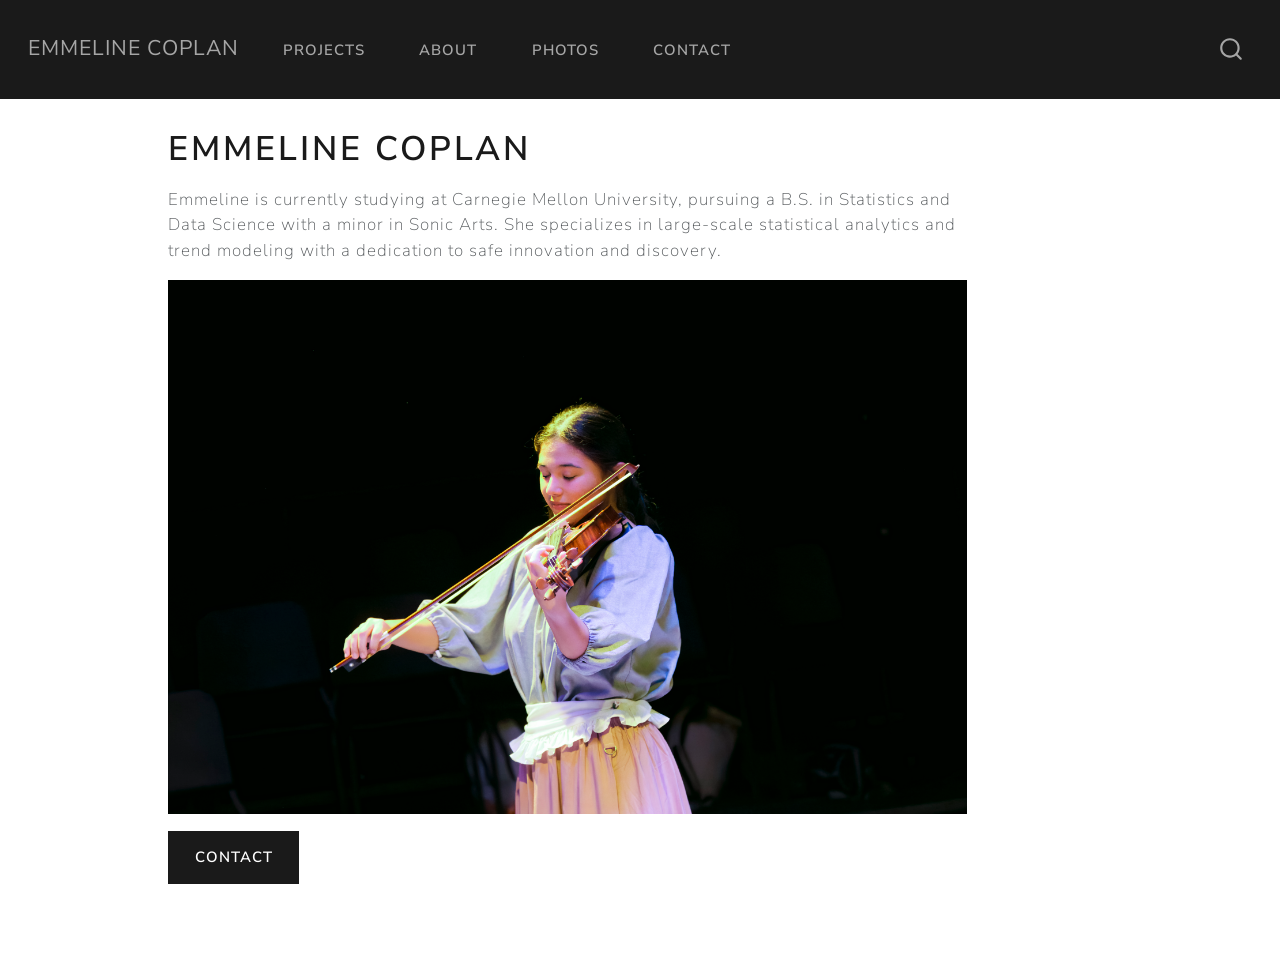
<file: index.html>
<!DOCTYPE html>
<html xmlns="http://www.w3.org/1999/xhtml" lang="en" xml:lang="en"><head>

<meta charset="utf-8">
<meta name="generator" content="quarto-1.11.9">

<meta name="viewport" content="width=device-width, initial-scale=1.0, user-scalable=yes">


<title>Emmeline Coplan</title>
<style>
/* Default styles provided by pandoc.
** See https://pandoc.org/MANUAL.html#variables-for-html for config info.
*/
span.smallcaps{font-variant: small-caps;}
div.columns{display: flex; gap: 1.5em;}
div.column{flex: auto;}
@media screen {
div.columns{gap: min(4vw, 1.5em);}
div.column{overflow-x: auto;}
}
div.hanging-indent{margin-left: 1.5em; text-indent: -1.5em;}
ul.task-list{list-style: none;}
ul.task-list li input[type="checkbox"] {
  width: 0.8em;
  margin: 0 0.8em 0.2em -1em; /* quarto-specific, see https://github.com/quarto-dev/quarto-cli/issues/4556 */ 
  vertical-align: middle;
}
</style>


<script src="site_libs/quarto-nav/quarto-nav.js"></script>
<script src="site_libs/quarto-nav/headroom.min.js"></script>
<script src="site_libs/clipboard/clipboard.min.js"></script>
<script src="site_libs/quarto-search/autocomplete.umd.js"></script>
<script src="site_libs/quarto-search/fuse.min.js"></script>
<script src="site_libs/quarto-search/quarto-search.js"></script>
<meta name="quarto:offset" content="./">
<script src="site_libs/quarto-html/quarto.js" type="module"></script>
<script src="site_libs/quarto-html/tabsets/tabsets.js" type="module"></script>
<script src="site_libs/quarto-html/scrollable-regions/scrollable-regions.js" type="module"></script>
<script src="site_libs/quarto-html/popper.min.js"></script>
<script src="site_libs/quarto-html/tippy.umd.min.js"></script>
<script src="site_libs/quarto-html/anchor.min.js"></script>
<link href="site_libs/quarto-html/tippy.css" rel="stylesheet">
<link href="site_libs/quarto-html/quarto-syntax-highlighting-63b5708e65d6cd79cd7618c58d0c21e7.css" rel="stylesheet" id="quarto-text-highlighting-styles">
<script src="site_libs/bootstrap/bootstrap.min.js"></script>
<link href="site_libs/bootstrap/bootstrap-icons.css" rel="stylesheet">
<link href="site_libs/bootstrap/bootstrap-82cbd601586de768cd45e35580f1d19c.min.css" rel="stylesheet" append-hash="true" id="quarto-bootstrap" data-mode="light">
<script id="quarto-search-options" type="application/json">{
  "location": "navbar",
  "copy-button": false,
  "collapse-after": 3,
  "panel-placement": "end",
  "type": "overlay",
  "limit": 50,
  "keyboard-shortcut": [
    "f",
    "/",
    "s"
  ],
  "show-item-context": false,
  "language": {
    "search-no-results-text": "No results",
    "search-matching-documents-text": "matching documents",
    "search-copy-link-title": "Copy link to search",
    "search-hide-matches-text": "Hide additional matches",
    "search-more-match-text": "more match in this document",
    "search-more-matches-text": "more matches in this document",
    "search-clear-button-title": "Clear",
    "search-text-placeholder": "",
    "search-detached-cancel-button-title": "Cancel",
    "search-submit-button-title": "Submit",
    "search-label": "Search"
  }
}</script>


<link rel="stylesheet" href="styles.css">
</head>

<body class="nav-fixed quarto-light"><a id="quarto-skip-link" class="visually-hidden-focusable" href="#quarto-document-content">Skip to main content</a>

<div id="quarto-search-results"></div>
  <header id="quarto-header" class="headroom fixed-top">
    <nav class="navbar navbar-expand-lg " data-bs-theme="dark" aria-label="Site">
      <div class="navbar-container container-fluid">
      <div class="navbar-brand-container mx-auto">
    <a class="navbar-brand" href="./index.html">
    <span class="navbar-title">Emmeline Coplan</span>
    </a>
  </div>
          <button class="navbar-toggler" type="button" data-bs-toggle="collapse" data-bs-target="#navbarCollapse" aria-controls="navbarCollapse" aria-expanded="false" aria-label="Toggle navigation" onclick="if (window.quartoToggleHeadroom) { window.quartoToggleHeadroom(); }">
  <span class="navbar-toggler-icon"></span>
</button>
          <div class="collapse navbar-collapse" id="navbarCollapse">
            <ul class="navbar-nav navbar-nav-scroll me-auto">
  <li class="nav-item">
    <a class="nav-link" href="./projects.html"> 
<span class="menu-text">Projects</span></a>
  </li>  
  <li class="nav-item">
    <a class="nav-link" href="./about.html"> 
<span class="menu-text">About</span></a>
  </li>  
  <li class="nav-item">
    <a class="nav-link" href="./photos.html"> 
<span class="menu-text">Photos</span></a>
  </li>  
  <li class="nav-item">
    <a class="nav-link" href="./contact.html"> 
<span class="menu-text">Contact</span></a>
  </li>  
</ul>
          </div> <!-- /navcollapse -->
            <div class="quarto-navbar-tools">
</div>
            <div id="quarto-search" class="" title="Search"></div>
      </div> <!-- /container-fluid -->
    </nav>
</header>
<!-- content -->
<div id="quarto-content" class="quarto-container page-columns page-rows-contents page-layout-article page-navbar">
<!-- sidebar -->
<!-- margin-sidebar -->
    <div id="quarto-margin-sidebar" class="sidebar margin-sidebar zindex-bottom">
        
    </div>
<!-- main -->
<main class="content" id="quarto-document-content" tabindex="-1">

<header id="title-block-header" class="quarto-title-block default">
<div class="quarto-title">
<h1 class="title">Emmeline Coplan</h1>
</div>



<div class="quarto-title-meta">

    
  
    
  </div>
  


</header>


<p>Emmeline is currently studying at Carnegie Mellon University, pursuing a B.S. in Statistics and Data Science with a minor in Sonic Arts. She specializes in large-scale statistical analytics and trend modeling with a dedication to safe innovation and discovery.</p>
<p><img src="port2.jpg" class="img-fluid" style="width:100.0%"></p>
<p><a href="./contact.html" class="btn btn-primary">Contact</a></p>



</main> <!-- /main -->
<script id="quarto-html-after-body" type="application/javascript">
  window.document.addEventListener("DOMContentLoaded", function (event) {
    const icon = "";
    const anchorJS = new window.AnchorJS();
    anchorJS.options = {
      placement: 'right',
      icon: icon
    };
    anchorJS.add('.anchored');
    const isCodeAnnotation = (el) => {
      for (const clz of el.classList) {
        if (clz.startsWith('code-annotation-')) {                     
          return true;
        }
      }
      return false;
    }
    const onCopySuccess = function(e) {
      // button target
      const button = e.trigger;
      // don't keep focus
      button.blur();
      // flash "checked"
      button.classList.add('code-copy-button-checked');
      var currentTitle = button.getAttribute("title");
      button.setAttribute("title", "Copied!");
      let tooltip;
      if (window.bootstrap) {
        button.setAttribute("data-bs-toggle", "tooltip");
        button.setAttribute("data-bs-placement", "left");
        button.setAttribute("data-bs-title", "Copied!");
        tooltip = new bootstrap.Tooltip(button, 
          { trigger: "manual", 
            customClass: "code-copy-button-tooltip",
            offset: [0, -8]});
        tooltip.show();    
      }
      setTimeout(function() {
        if (tooltip) {
          tooltip.hide();
          button.removeAttribute("data-bs-title");
          button.removeAttribute("data-bs-toggle");
          button.removeAttribute("data-bs-placement");
        }
        button.setAttribute("title", currentTitle);
        button.classList.remove('code-copy-button-checked');
      }, 1000);
      // clear code selection
      e.clearSelection();
    }
    const getTextToCopy = function(trigger) {
      const outerScaffold = trigger.parentElement.cloneNode(true);
      const codeEl = outerScaffold.querySelector('code');
      for (const childEl of codeEl.children) {
        if (isCodeAnnotation(childEl)) {
          childEl.remove();
        }
      }
      return codeEl.innerText;
    }
    const clipboard = new window.ClipboardJS('.code-copy-button:not([data-in-quarto-modal])', {
      text: getTextToCopy
    });
    clipboard.on('success', onCopySuccess);
    if (window.document.getElementById('quarto-embedded-source-code-modal')) {
      const clipboardModal = new window.ClipboardJS('.code-copy-button[data-in-quarto-modal]', {
        text: getTextToCopy,
        container: window.document.getElementById('quarto-embedded-source-code-modal')
      });
      clipboardModal.on('success', onCopySuccess);
    }
      var localhostRegex = new RegExp(/^(?:http|https):\/\/localhost\:?[0-9]*\//);
      var mailtoRegex = new RegExp(/^mailto:/);
        var filterRegex = new RegExp("https:\/\/ecoplan506\.github\.io\/");
      var isInternal = (href) => {
          return filterRegex.test(href) || localhostRegex.test(href) || mailtoRegex.test(href);
      }
      // Inspect non-navigation links and adorn them if external
      window.quartoDecorateExternalLinks = function (root) {
     var links = (root || window.document).querySelectorAll('a[href]:not(.nav-link):not(.navbar-brand):not(.toc-action):not(.sidebar-link):not(.sidebar-item-toggle):not(.pagination-link):not(.no-external):not([aria-hidden]):not(.dropdown-item):not(.quarto-navigation-tool):not(.about-link)');
      for (var i=0; i<links.length; i++) {
        const link = links[i];
        if (!isInternal(link.href)) {
          // undo the damage that might have been done by quarto-nav.js in the case of
          // links that we want to consider external
          if (link.dataset.originalHref !== undefined) {
            link.href = link.dataset.originalHref;
          }
          if (!link.classList.contains('no-external-icon')) {
          }
        }
      }
      };
      window.quartoDecorateExternalLinks(window.document);
    // Esc closes the popup (WCAG 1.4.13) and focus leaving both trigger and
    // popup closes it (WCAG 2.4.11); tippy handles neither for interactive popups.
    const hideOnEscAndFocusOut = {
      name: 'hideOnEscAndFocusOut',
      defaultValue: true,
      fn(instance) {
        const dismiss = () => {
          // A show scheduled by the trigger delay would otherwise reopen it
          instance.clearDelayTimeouts();
          instance.hide();
        };
        const onKeyDown = (event) => {
          if (event.key !== 'Escape') {
            return;
          }
          // Keep Esc from also reaching page handlers (e.g. reveal.js overview),
          // except an open reveal.js slide menu, which Esc should close too.
          // The menu handles keys only when its keyboard option is on.
          const menuHandlesEsc = window.Reveal?.getPlugin?.('menu')?.isOpen() &&
            window.Reveal.getConfig().menu?.keyboard !== false;
          if (!menuHandlesEsc) {
            event.stopPropagation();
          }
          if (instance.popper.contains(window.document.activeElement)) {
            // Disabled while refocusing so the focus trigger does not reopen it
            instance.disable();
            instance.reference.focus();
            instance.enable();
          }
          dismiss();
        };
        const onFocusOut = (event) => {
          const target = event.relatedTarget;
          if (target && !instance.reference.contains(target) &&
              !instance.popper.contains(target)) {
            dismiss();
          }
        };
        // On the trigger too: a click trigger (code-annotations: select) has no
        // blur handling. Attached for the instance's lifetime so leaving the
        // trigger also cancels a show still pending on the trigger delay.
        instance.reference.addEventListener('focusout', onFocusOut);
        return {
          onShow() {
            window.document.addEventListener('keydown', onKeyDown, true);
            instance.popper.addEventListener('focusout', onFocusOut);
          },
          onHide() {
            window.document.removeEventListener('keydown', onKeyDown, true);
            instance.popper.removeEventListener('focusout', onFocusOut);
          },
          onDestroy() {
            instance.reference.removeEventListener('focusout', onFocusOut);
          },
        };
      },
    };
    function tippyHover(el, contentFn, onTriggerFn, onUntriggerFn) {
      const config = {
        allowHTML: true,
        maxWidth: 500,
        delay: 100,
        arrow: false,
        appendTo: function(el) {
            return el.parentElement;
        },
        interactive: true,
        interactiveBorder: 10,
        theme: 'quarto',
        placement: 'bottom-start',
        plugins: [hideOnEscAndFocusOut],
      };
      if (contentFn) {
        config.content = contentFn;
      }
      if (onTriggerFn) {
        config.onTrigger = onTriggerFn;
      }
      if (onUntriggerFn) {
        config.onUntrigger = onUntriggerFn;
      }
      window.tippy(el, config); 
    }
    const noterefs = window.document.querySelectorAll('a[role="doc-noteref"]');
    for (var i=0; i<noterefs.length; i++) {
      const ref = noterefs[i];
      tippyHover(ref, function() {
        // use id or data attribute instead here
        let href = ref.getAttribute('data-footnote-href') || ref.getAttribute('href');
        try { href = new URL(href).hash; } catch {}
        const id = href.replace(/^#\/?/, "");
        const note = window.document.getElementById(id);
        if (note) {
          return note.innerHTML;
        } else {
          return "";
        }
      });
    }
    const xrefs = window.document.querySelectorAll('a.quarto-xref');
    const processXRef = (id, note) => {
      // Strip column container classes
      const stripColumnClz = (el) => {
        el.classList.remove("page-full", "page-columns");
        if (el.children) {
          for (const child of el.children) {
            stripColumnClz(child);
          }
        }
      }
      stripColumnClz(note)
      if (id === null || id.startsWith('sec-')) {
        // Special case sections, only their first couple elements
        const container = document.createElement("div");
        if (note.children && note.children.length > 2) {
          container.appendChild(note.children[0].cloneNode(true));
          for (let i = 1; i < note.children.length; i++) {
            const child = note.children[i];
            if (child.tagName === "P" && child.innerText === "") {
              continue;
            } else {
              container.appendChild(child.cloneNode(true));
              break;
            }
          }
          if (window.Quarto?.typesetMath) {
            window.Quarto.typesetMath(container);
          }
          return container.innerHTML
        } else {
          if (window.Quarto?.typesetMath) {
            window.Quarto.typesetMath(note);
          }
          return note.innerHTML;
        }
      } else {
        // Remove any anchor links if they are present
        const anchorLink = note.querySelector('a.anchorjs-link');
        if (anchorLink) {
          anchorLink.remove();
        }
        if (window.Quarto?.typesetMath) {
          window.Quarto.typesetMath(note);
        }
        if (note.classList.contains("callout")) {
          return note.outerHTML;
        } else {
          return note.innerHTML;
        }
      }
    }
    for (var i=0; i<xrefs.length; i++) {
      const xref = xrefs[i];
      tippyHover(xref, undefined, function(instance) {
        instance.disable();
        let url = xref.getAttribute('href');
        let hash = undefined; 
        if (url.startsWith('#')) {
          hash = url;
        } else {
          try { hash = new URL(url).hash; } catch {}
        }
        if (hash) {
          const id = hash.replace(/^#\/?/, "");
          const note = window.document.getElementById(id);
          if (note !== null) {
            try {
              const html = processXRef(id, note.cloneNode(true));
              instance.setContent(html);
            } finally {
              instance.enable();
              instance.show();
            }
          } else {
            // See if we can fetch this
            fetch(url.split('#')[0])
            .then(res => res.text())
            .then(html => {
              const parser = new DOMParser();
              const htmlDoc = parser.parseFromString(html, "text/html");
              const note = htmlDoc.getElementById(id);
              if (note !== null) {
                const html = processXRef(id, note);
                instance.setContent(html);
              } 
            }).finally(() => {
              instance.enable();
              instance.show();
            });
          }
        } else {
          // See if we can fetch a full url (with no hash to target)
          // This is a special case and we should probably do some content thinning / targeting
          fetch(url)
          .then(res => res.text())
          .then(html => {
            const parser = new DOMParser();
            const htmlDoc = parser.parseFromString(html, "text/html");
            const note = htmlDoc.querySelector('main.content');
            if (note !== null) {
              // This should only happen for chapter cross references
              // (since there is no id in the URL)
              // remove the first header
              if (note.children.length > 0 && note.children[0].tagName === "HEADER") {
                note.children[0].remove();
              }
              const html = processXRef(null, note);
              instance.setContent(html);
            } 
          }).finally(() => {
            instance.enable();
            instance.show();
          });
        }
      }, function(instance) {
      });
    }
        let selectedAnnoteEl;
        const selectorForAnnotation = ( cell, annotation) => {
          let cellAttr = 'data-code-cell="' + cell + '"';
          let lineAttr = 'data-code-annotation="' +  annotation + '"';
          const selector = 'span[' + cellAttr + '][' + lineAttr + ']';
          return selector;
        }
        const selectCodeLines = (annoteEl) => {
          const doc = window.document;
          const targetCell = annoteEl.getAttribute("data-target-cell");
          const targetAnnotation = annoteEl.getAttribute("data-target-annotation");
          const annoteSpan = window.document.querySelector(selectorForAnnotation(targetCell, targetAnnotation));
          const lines = annoteSpan.getAttribute("data-code-lines").split(",");
          const lineIds = lines.map((line) => {
            return targetCell + "-" + line;
          })
          // Each band is positioned against its own containing block, which is
          // not the offsetParent of the lines, so place it from client rects.
          const placeBand = (band, firstEl, lastEl, codeBlock) => {
            const container = band.offsetParent;
            if (container === null) {
              return;
            }
            const containerRect = container.getBoundingClientRect();
            // Reveal.js scales slides with a transform, so convert client
            // pixels back to the CSS pixels of the container.
            const scale = containerRect.height / container.offsetHeight || 1;
            const firstRect = firstEl.getBoundingClientRect();
            const lastRect = lastEl.getBoundingClientRect();
            const top = (firstRect.top - containerRect.top) / scale - container.clientTop + container.scrollTop;
            const height = (lastRect.bottom - firstRect.top) / scale;
            band.style.top = top - 2 + "px";
            band.style.height = height + 4 + "px";
            if (codeBlock) {
              // Without the copy button wrapper, the containing block is wider
              // than the code block, so span the code block explicitly.
              const blockRect = codeBlock.getBoundingClientRect();
              band.style.left = (blockRect.left - containerRect.left) / scale - container.clientLeft + container.scrollLeft + "px";
              band.style.width = blockRect.width / scale + "px";
            }
          };
          if (lineIds.length > 0) {
            const el = window.document.getElementById(lineIds[0]);
            const lastEl = window.document.getElementById(lineIds[lineIds.length - 1]);
            const parent = el.parentElement.parentElement;
            // cook up a div (if necessary) and position it
            let div = window.document.getElementById("code-annotation-line-highlight");
            if (div === null) {
              div = window.document.createElement("div");
              div.setAttribute("id", "code-annotation-line-highlight");
              div.style.position = 'absolute';
              parent.appendChild(div);
            }
            placeBand(div, el, lastEl, parent.closest("div.sourceCode") || parent);
            let gutterDiv = window.document.getElementById("code-annotation-line-highlight-gutter");
            if (gutterDiv === null) {
              gutterDiv = window.document.createElement("div");
              gutterDiv.setAttribute("id", "code-annotation-line-highlight-gutter");
              gutterDiv.style.position = 'absolute';
              const codeCell = window.document.getElementById(targetCell);
              const gutter = codeCell.querySelector('.code-annotation-gutter');
              gutter.appendChild(gutterDiv);
            }
            placeBand(gutterDiv, el, lastEl);
            selectedAnnoteEl = annoteEl;
          }
        };
        const unselectCodeLines = () => {
          const elementsIds = ["code-annotation-line-highlight", "code-annotation-line-highlight-gutter"];
          elementsIds.forEach((elId) => {
            const div = window.document.getElementById(elId);
            if (div) {
              div.remove();
            }
          });
          selectedAnnoteEl = undefined;
        };
          // Handle positioning of the toggle
      window.addEventListener(
        "resize",
        throttle(() => {
          elRect = undefined;
          if (selectedAnnoteEl) {
            selectCodeLines(selectedAnnoteEl);
          }
        }, 10)
      );
      function throttle(fn, ms) {
      let throttle = false;
      let timer;
        return (...args) => {
          if(!throttle) { // first call gets through
              fn.apply(this, args);
              throttle = true;
          } else { // all the others get throttled
              if(timer) clearTimeout(timer); // cancel #2
              timer = setTimeout(() => {
                fn.apply(this, args);
                timer = throttle = false;
              }, ms);
          }
        };
      }
        // Attach click handler to the DT
        const annoteDls = window.document.querySelectorAll('dt[data-target-cell]');
        for (const annoteDlNode of annoteDls) {
          annoteDlNode.addEventListener('click', (event) => {
            const clickedEl = event.target;
            if (clickedEl !== selectedAnnoteEl) {
              unselectCodeLines();
              const activeEl = window.document.querySelector('dt[data-target-cell].code-annotation-active');
              if (activeEl) {
                activeEl.classList.remove('code-annotation-active');
              }
              selectCodeLines(clickedEl);
              clickedEl.classList.add('code-annotation-active');
            } else {
              // Unselect the line
              unselectCodeLines();
              clickedEl.classList.remove('code-annotation-active');
            }
          });
        }
    const findCites = (el) => {
      const parentEl = el.parentElement;
      if (parentEl) {
        const cites = parentEl.dataset.cites;
        if (cites) {
          return {
            el,
            cites: cites.split(' ')
          };
        } else {
          return findCites(el.parentElement)
        }
      } else {
        return undefined;
      }
    };
    var bibliorefs = window.document.querySelectorAll('a[role="doc-biblioref"]');
    for (var i=0; i<bibliorefs.length; i++) {
      const ref = bibliorefs[i];
      const citeInfo = findCites(ref);
      if (citeInfo) {
        tippyHover(citeInfo.el, function() {
          var popup = window.document.createElement('div');
          citeInfo.cites.forEach(function(cite) {
            var citeDiv = window.document.createElement('div');
            citeDiv.classList.add('hanging-indent');
            citeDiv.classList.add('csl-entry');
            var biblioDiv = window.document.getElementById('ref-' + cite);
            if (biblioDiv) {
              citeDiv.innerHTML = biblioDiv.innerHTML;
            }
            popup.appendChild(citeDiv);
          });
          return popup.innerHTML;
        });
      }
    }
  });
  </script>
  <script type="application/javascript">
  window.quartoScrollableRegionsLabels = {"code":"Scrollable code","output":"Scrollable output"};
  </script>
</div> <!-- /content -->




</body></html>
</file>
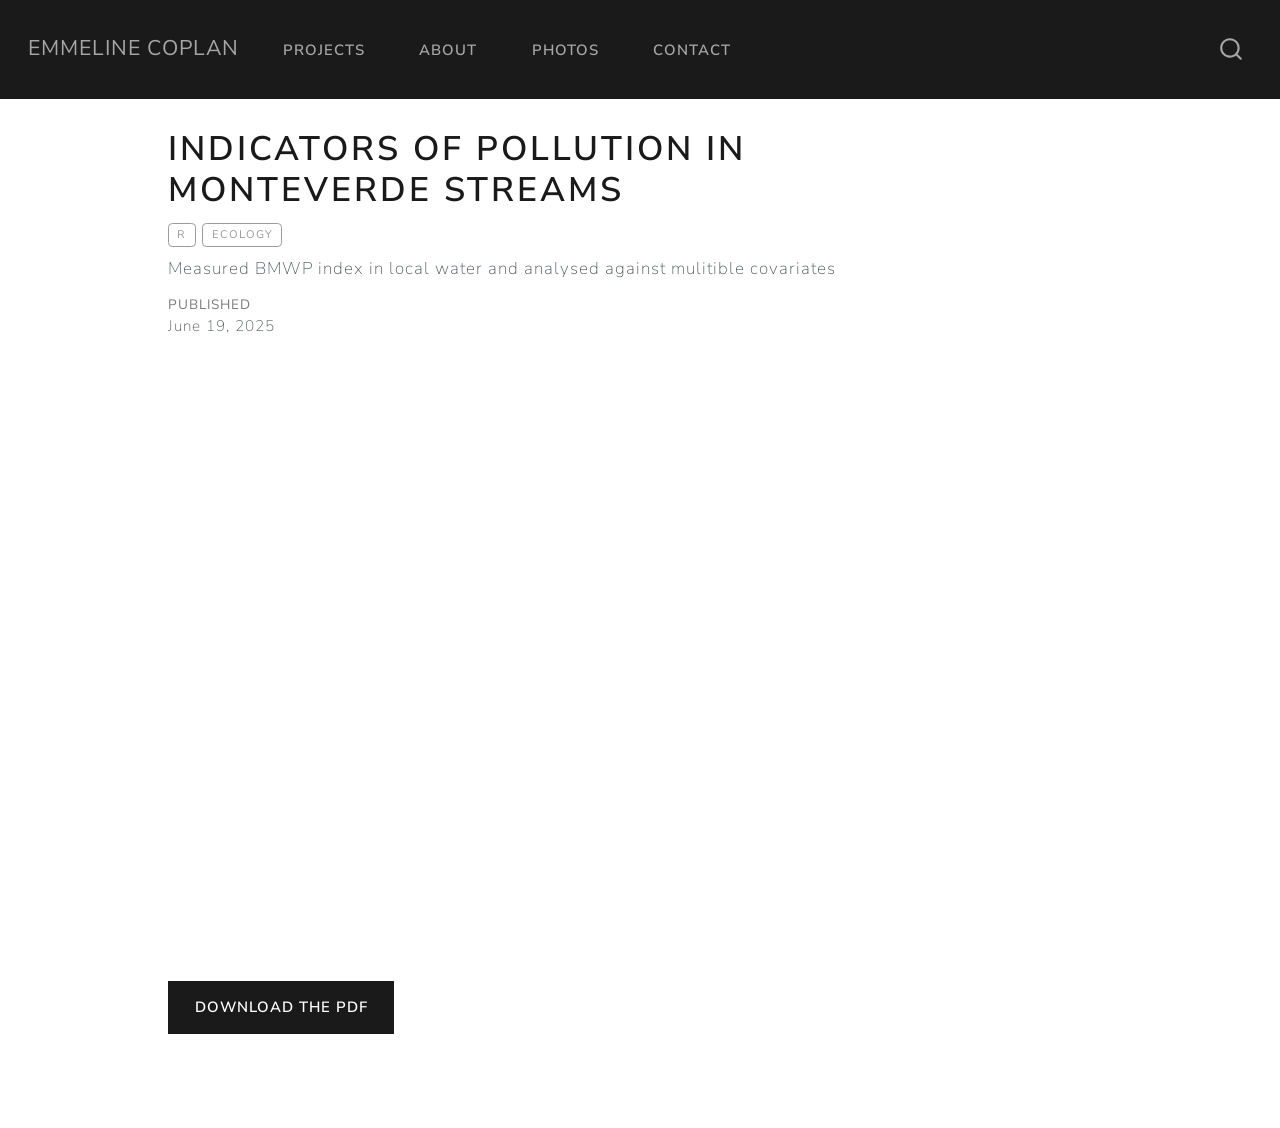
<file: projects/CR/index.html>
<!DOCTYPE html>
<html xmlns="http://www.w3.org/1999/xhtml" lang="en" xml:lang="en"><head>

<meta charset="utf-8">
<meta name="generator" content="quarto-1.11.9">

<meta name="viewport" content="width=device-width, initial-scale=1.0, user-scalable=yes">

<meta name="dcterms.date" content="2025-06-19">
<meta name="description" content="Measured BMWP index in local water and analysed against mulitible covariates">

<title>Indicators of Pollution in Monteverde Streams – Emmeline Coplan</title>
<style>
/* Default styles provided by pandoc.
** See https://pandoc.org/MANUAL.html#variables-for-html for config info.
*/
span.smallcaps{font-variant: small-caps;}
div.columns{display: flex; gap: 1.5em;}
div.column{flex: auto;}
@media screen {
div.columns{gap: min(4vw, 1.5em);}
div.column{overflow-x: auto;}
}
div.hanging-indent{margin-left: 1.5em; text-indent: -1.5em;}
ul.task-list{list-style: none;}
ul.task-list li input[type="checkbox"] {
  width: 0.8em;
  margin: 0 0.8em 0.2em -1em; /* quarto-specific, see https://github.com/quarto-dev/quarto-cli/issues/4556 */ 
  vertical-align: middle;
}
</style>


<script src="../../site_libs/quarto-nav/quarto-nav.js"></script>
<script src="../../site_libs/quarto-nav/headroom.min.js"></script>
<script src="../../site_libs/clipboard/clipboard.min.js"></script>
<script src="../../site_libs/quarto-search/autocomplete.umd.js"></script>
<script src="../../site_libs/quarto-search/fuse.min.js"></script>
<script src="../../site_libs/quarto-search/quarto-search.js"></script>
<meta name="quarto:offset" content="../../">
<script src="../../site_libs/quarto-html/quarto.js" type="module"></script>
<script src="../../site_libs/quarto-html/tabsets/tabsets.js" type="module"></script>
<script src="../../site_libs/quarto-html/scrollable-regions/scrollable-regions.js" type="module"></script>
<script src="../../site_libs/quarto-html/popper.min.js"></script>
<script src="../../site_libs/quarto-html/tippy.umd.min.js"></script>
<script src="../../site_libs/quarto-html/anchor.min.js"></script>
<link href="../../site_libs/quarto-html/tippy.css" rel="stylesheet">
<link href="../../site_libs/quarto-html/quarto-syntax-highlighting-63b5708e65d6cd79cd7618c58d0c21e7.css" rel="stylesheet" id="quarto-text-highlighting-styles">
<script src="../../site_libs/bootstrap/bootstrap.min.js"></script>
<link href="../../site_libs/bootstrap/bootstrap-icons.css" rel="stylesheet">
<link href="../../site_libs/bootstrap/bootstrap-82cbd601586de768cd45e35580f1d19c.min.css" rel="stylesheet" append-hash="true" id="quarto-bootstrap" data-mode="light">
<script id="quarto-search-options" type="application/json">{
  "location": "navbar",
  "copy-button": false,
  "collapse-after": 3,
  "panel-placement": "end",
  "type": "overlay",
  "limit": 50,
  "keyboard-shortcut": [
    "f",
    "/",
    "s"
  ],
  "show-item-context": false,
  "language": {
    "search-no-results-text": "No results",
    "search-matching-documents-text": "matching documents",
    "search-copy-link-title": "Copy link to search",
    "search-hide-matches-text": "Hide additional matches",
    "search-more-match-text": "more match in this document",
    "search-more-matches-text": "more matches in this document",
    "search-clear-button-title": "Clear",
    "search-text-placeholder": "",
    "search-detached-cancel-button-title": "Cancel",
    "search-submit-button-title": "Submit",
    "search-label": "Search"
  }
}</script>


<link rel="stylesheet" href="../../styles.css">
</head>

<body class="nav-fixed quarto-light"><a id="quarto-skip-link" class="visually-hidden-focusable" href="#quarto-document-content">Skip to main content</a>

<div id="quarto-search-results"></div>
  <header id="quarto-header" class="headroom fixed-top">
    <nav class="navbar navbar-expand-lg " data-bs-theme="dark" aria-label="Site">
      <div class="navbar-container container-fluid">
      <div class="navbar-brand-container mx-auto">
    <a class="navbar-brand" href="../../index.html">
    <span class="navbar-title">Emmeline Coplan</span>
    </a>
  </div>
          <button class="navbar-toggler" type="button" data-bs-toggle="collapse" data-bs-target="#navbarCollapse" aria-controls="navbarCollapse" aria-expanded="false" aria-label="Toggle navigation" onclick="if (window.quartoToggleHeadroom) { window.quartoToggleHeadroom(); }">
  <span class="navbar-toggler-icon"></span>
</button>
          <div class="collapse navbar-collapse" id="navbarCollapse">
            <ul class="navbar-nav navbar-nav-scroll me-auto">
  <li class="nav-item">
    <a class="nav-link" href="../../projects.html"> 
<span class="menu-text">Projects</span></a>
  </li>  
  <li class="nav-item">
    <a class="nav-link" href="../../about.html"> 
<span class="menu-text">About</span></a>
  </li>  
  <li class="nav-item">
    <a class="nav-link" href="../../photos.html"> 
<span class="menu-text">Photos</span></a>
  </li>  
  <li class="nav-item">
    <a class="nav-link" href="../../contact.html"> 
<span class="menu-text">Contact</span></a>
  </li>  
</ul>
          </div> <!-- /navcollapse -->
            <div class="quarto-navbar-tools">
</div>
            <div id="quarto-search" class="" title="Search"></div>
      </div> <!-- /container-fluid -->
    </nav>
</header>
<!-- content -->
<div id="quarto-content" class="quarto-container page-columns page-rows-contents page-layout-article page-navbar">
<!-- sidebar -->
<!-- margin-sidebar -->
    <div id="quarto-margin-sidebar" class="sidebar margin-sidebar zindex-bottom">
        
    </div>
<!-- main -->
<main class="content" id="quarto-document-content" tabindex="-1">

<header id="title-block-header" class="quarto-title-block default">
<div class="quarto-title">
<h1 class="title">Indicators of Pollution in Monteverde Streams</h1>
  <div class="quarto-categories">
    <div class="quarto-category">R</div>
    <div class="quarto-category">Ecology</div>
  </div>
  </div>

<div>
  <div class="description">
    Measured BMWP index in local water and analysed against mulitible covariates
  </div>
</div>


<div class="quarto-title-meta">

    
    <div>
    <div class="quarto-title-meta-heading">Published</div>
    <div class="quarto-title-meta-contents">
      <p class="date">June 19, 2025</p>
    </div>
  </div>
  
    
  </div>
  


</header>


<iframe src="CR_INTERNSHIP_25.pdf" width="130%" height="600px" style="border: none;"></iframe>
<p><a href="CR_INTERNSHIP_25.pdf" class="btn btn-primary">Download the PDF</a></p>



</main> <!-- /main -->
<script id="quarto-html-after-body" type="application/javascript">
  window.document.addEventListener("DOMContentLoaded", function (event) {
    const icon = "";
    const anchorJS = new window.AnchorJS();
    anchorJS.options = {
      placement: 'right',
      icon: icon
    };
    anchorJS.add('.anchored');
    const isCodeAnnotation = (el) => {
      for (const clz of el.classList) {
        if (clz.startsWith('code-annotation-')) {                     
          return true;
        }
      }
      return false;
    }
    const onCopySuccess = function(e) {
      // button target
      const button = e.trigger;
      // don't keep focus
      button.blur();
      // flash "checked"
      button.classList.add('code-copy-button-checked');
      var currentTitle = button.getAttribute("title");
      button.setAttribute("title", "Copied!");
      let tooltip;
      if (window.bootstrap) {
        button.setAttribute("data-bs-toggle", "tooltip");
        button.setAttribute("data-bs-placement", "left");
        button.setAttribute("data-bs-title", "Copied!");
        tooltip = new bootstrap.Tooltip(button, 
          { trigger: "manual", 
            customClass: "code-copy-button-tooltip",
            offset: [0, -8]});
        tooltip.show();    
      }
      setTimeout(function() {
        if (tooltip) {
          tooltip.hide();
          button.removeAttribute("data-bs-title");
          button.removeAttribute("data-bs-toggle");
          button.removeAttribute("data-bs-placement");
        }
        button.setAttribute("title", currentTitle);
        button.classList.remove('code-copy-button-checked');
      }, 1000);
      // clear code selection
      e.clearSelection();
    }
    const getTextToCopy = function(trigger) {
      const outerScaffold = trigger.parentElement.cloneNode(true);
      const codeEl = outerScaffold.querySelector('code');
      for (const childEl of codeEl.children) {
        if (isCodeAnnotation(childEl)) {
          childEl.remove();
        }
      }
      return codeEl.innerText;
    }
    const clipboard = new window.ClipboardJS('.code-copy-button:not([data-in-quarto-modal])', {
      text: getTextToCopy
    });
    clipboard.on('success', onCopySuccess);
    if (window.document.getElementById('quarto-embedded-source-code-modal')) {
      const clipboardModal = new window.ClipboardJS('.code-copy-button[data-in-quarto-modal]', {
        text: getTextToCopy,
        container: window.document.getElementById('quarto-embedded-source-code-modal')
      });
      clipboardModal.on('success', onCopySuccess);
    }
      var localhostRegex = new RegExp(/^(?:http|https):\/\/localhost\:?[0-9]*\//);
      var mailtoRegex = new RegExp(/^mailto:/);
        var filterRegex = new RegExp("https:\/\/ecoplan506\.github\.io\/");
      var isInternal = (href) => {
          return filterRegex.test(href) || localhostRegex.test(href) || mailtoRegex.test(href);
      }
      // Inspect non-navigation links and adorn them if external
      window.quartoDecorateExternalLinks = function (root) {
     var links = (root || window.document).querySelectorAll('a[href]:not(.nav-link):not(.navbar-brand):not(.toc-action):not(.sidebar-link):not(.sidebar-item-toggle):not(.pagination-link):not(.no-external):not([aria-hidden]):not(.dropdown-item):not(.quarto-navigation-tool):not(.about-link)');
      for (var i=0; i<links.length; i++) {
        const link = links[i];
        if (!isInternal(link.href)) {
          // undo the damage that might have been done by quarto-nav.js in the case of
          // links that we want to consider external
          if (link.dataset.originalHref !== undefined) {
            link.href = link.dataset.originalHref;
          }
          if (!link.classList.contains('no-external-icon')) {
          }
        }
      }
      };
      window.quartoDecorateExternalLinks(window.document);
    // Esc closes the popup (WCAG 1.4.13) and focus leaving both trigger and
    // popup closes it (WCAG 2.4.11); tippy handles neither for interactive popups.
    const hideOnEscAndFocusOut = {
      name: 'hideOnEscAndFocusOut',
      defaultValue: true,
      fn(instance) {
        const dismiss = () => {
          // A show scheduled by the trigger delay would otherwise reopen it
          instance.clearDelayTimeouts();
          instance.hide();
        };
        const onKeyDown = (event) => {
          if (event.key !== 'Escape') {
            return;
          }
          // Keep Esc from also reaching page handlers (e.g. reveal.js overview),
          // except an open reveal.js slide menu, which Esc should close too.
          // The menu handles keys only when its keyboard option is on.
          const menuHandlesEsc = window.Reveal?.getPlugin?.('menu')?.isOpen() &&
            window.Reveal.getConfig().menu?.keyboard !== false;
          if (!menuHandlesEsc) {
            event.stopPropagation();
          }
          if (instance.popper.contains(window.document.activeElement)) {
            // Disabled while refocusing so the focus trigger does not reopen it
            instance.disable();
            instance.reference.focus();
            instance.enable();
          }
          dismiss();
        };
        const onFocusOut = (event) => {
          const target = event.relatedTarget;
          if (target && !instance.reference.contains(target) &&
              !instance.popper.contains(target)) {
            dismiss();
          }
        };
        // On the trigger too: a click trigger (code-annotations: select) has no
        // blur handling. Attached for the instance's lifetime so leaving the
        // trigger also cancels a show still pending on the trigger delay.
        instance.reference.addEventListener('focusout', onFocusOut);
        return {
          onShow() {
            window.document.addEventListener('keydown', onKeyDown, true);
            instance.popper.addEventListener('focusout', onFocusOut);
          },
          onHide() {
            window.document.removeEventListener('keydown', onKeyDown, true);
            instance.popper.removeEventListener('focusout', onFocusOut);
          },
          onDestroy() {
            instance.reference.removeEventListener('focusout', onFocusOut);
          },
        };
      },
    };
    function tippyHover(el, contentFn, onTriggerFn, onUntriggerFn) {
      const config = {
        allowHTML: true,
        maxWidth: 500,
        delay: 100,
        arrow: false,
        appendTo: function(el) {
            return el.parentElement;
        },
        interactive: true,
        interactiveBorder: 10,
        theme: 'quarto',
        placement: 'bottom-start',
        plugins: [hideOnEscAndFocusOut],
      };
      if (contentFn) {
        config.content = contentFn;
      }
      if (onTriggerFn) {
        config.onTrigger = onTriggerFn;
      }
      if (onUntriggerFn) {
        config.onUntrigger = onUntriggerFn;
      }
      window.tippy(el, config); 
    }
    const noterefs = window.document.querySelectorAll('a[role="doc-noteref"]');
    for (var i=0; i<noterefs.length; i++) {
      const ref = noterefs[i];
      tippyHover(ref, function() {
        // use id or data attribute instead here
        let href = ref.getAttribute('data-footnote-href') || ref.getAttribute('href');
        try { href = new URL(href).hash; } catch {}
        const id = href.replace(/^#\/?/, "");
        const note = window.document.getElementById(id);
        if (note) {
          return note.innerHTML;
        } else {
          return "";
        }
      });
    }
    const xrefs = window.document.querySelectorAll('a.quarto-xref');
    const processXRef = (id, note) => {
      // Strip column container classes
      const stripColumnClz = (el) => {
        el.classList.remove("page-full", "page-columns");
        if (el.children) {
          for (const child of el.children) {
            stripColumnClz(child);
          }
        }
      }
      stripColumnClz(note)
      if (id === null || id.startsWith('sec-')) {
        // Special case sections, only their first couple elements
        const container = document.createElement("div");
        if (note.children && note.children.length > 2) {
          container.appendChild(note.children[0].cloneNode(true));
          for (let i = 1; i < note.children.length; i++) {
            const child = note.children[i];
            if (child.tagName === "P" && child.innerText === "") {
              continue;
            } else {
              container.appendChild(child.cloneNode(true));
              break;
            }
          }
          if (window.Quarto?.typesetMath) {
            window.Quarto.typesetMath(container);
          }
          return container.innerHTML
        } else {
          if (window.Quarto?.typesetMath) {
            window.Quarto.typesetMath(note);
          }
          return note.innerHTML;
        }
      } else {
        // Remove any anchor links if they are present
        const anchorLink = note.querySelector('a.anchorjs-link');
        if (anchorLink) {
          anchorLink.remove();
        }
        if (window.Quarto?.typesetMath) {
          window.Quarto.typesetMath(note);
        }
        if (note.classList.contains("callout")) {
          return note.outerHTML;
        } else {
          return note.innerHTML;
        }
      }
    }
    for (var i=0; i<xrefs.length; i++) {
      const xref = xrefs[i];
      tippyHover(xref, undefined, function(instance) {
        instance.disable();
        let url = xref.getAttribute('href');
        let hash = undefined; 
        if (url.startsWith('#')) {
          hash = url;
        } else {
          try { hash = new URL(url).hash; } catch {}
        }
        if (hash) {
          const id = hash.replace(/^#\/?/, "");
          const note = window.document.getElementById(id);
          if (note !== null) {
            try {
              const html = processXRef(id, note.cloneNode(true));
              instance.setContent(html);
            } finally {
              instance.enable();
              instance.show();
            }
          } else {
            // See if we can fetch this
            fetch(url.split('#')[0])
            .then(res => res.text())
            .then(html => {
              const parser = new DOMParser();
              const htmlDoc = parser.parseFromString(html, "text/html");
              const note = htmlDoc.getElementById(id);
              if (note !== null) {
                const html = processXRef(id, note);
                instance.setContent(html);
              } 
            }).finally(() => {
              instance.enable();
              instance.show();
            });
          }
        } else {
          // See if we can fetch a full url (with no hash to target)
          // This is a special case and we should probably do some content thinning / targeting
          fetch(url)
          .then(res => res.text())
          .then(html => {
            const parser = new DOMParser();
            const htmlDoc = parser.parseFromString(html, "text/html");
            const note = htmlDoc.querySelector('main.content');
            if (note !== null) {
              // This should only happen for chapter cross references
              // (since there is no id in the URL)
              // remove the first header
              if (note.children.length > 0 && note.children[0].tagName === "HEADER") {
                note.children[0].remove();
              }
              const html = processXRef(null, note);
              instance.setContent(html);
            } 
          }).finally(() => {
            instance.enable();
            instance.show();
          });
        }
      }, function(instance) {
      });
    }
        let selectedAnnoteEl;
        const selectorForAnnotation = ( cell, annotation) => {
          let cellAttr = 'data-code-cell="' + cell + '"';
          let lineAttr = 'data-code-annotation="' +  annotation + '"';
          const selector = 'span[' + cellAttr + '][' + lineAttr + ']';
          return selector;
        }
        const selectCodeLines = (annoteEl) => {
          const doc = window.document;
          const targetCell = annoteEl.getAttribute("data-target-cell");
          const targetAnnotation = annoteEl.getAttribute("data-target-annotation");
          const annoteSpan = window.document.querySelector(selectorForAnnotation(targetCell, targetAnnotation));
          const lines = annoteSpan.getAttribute("data-code-lines").split(",");
          const lineIds = lines.map((line) => {
            return targetCell + "-" + line;
          })
          // Each band is positioned against its own containing block, which is
          // not the offsetParent of the lines, so place it from client rects.
          const placeBand = (band, firstEl, lastEl, codeBlock) => {
            const container = band.offsetParent;
            if (container === null) {
              return;
            }
            const containerRect = container.getBoundingClientRect();
            // Reveal.js scales slides with a transform, so convert client
            // pixels back to the CSS pixels of the container.
            const scale = containerRect.height / container.offsetHeight || 1;
            const firstRect = firstEl.getBoundingClientRect();
            const lastRect = lastEl.getBoundingClientRect();
            const top = (firstRect.top - containerRect.top) / scale - container.clientTop + container.scrollTop;
            const height = (lastRect.bottom - firstRect.top) / scale;
            band.style.top = top - 2 + "px";
            band.style.height = height + 4 + "px";
            if (codeBlock) {
              // Without the copy button wrapper, the containing block is wider
              // than the code block, so span the code block explicitly.
              const blockRect = codeBlock.getBoundingClientRect();
              band.style.left = (blockRect.left - containerRect.left) / scale - container.clientLeft + container.scrollLeft + "px";
              band.style.width = blockRect.width / scale + "px";
            }
          };
          if (lineIds.length > 0) {
            const el = window.document.getElementById(lineIds[0]);
            const lastEl = window.document.getElementById(lineIds[lineIds.length - 1]);
            const parent = el.parentElement.parentElement;
            // cook up a div (if necessary) and position it
            let div = window.document.getElementById("code-annotation-line-highlight");
            if (div === null) {
              div = window.document.createElement("div");
              div.setAttribute("id", "code-annotation-line-highlight");
              div.style.position = 'absolute';
              parent.appendChild(div);
            }
            placeBand(div, el, lastEl, parent.closest("div.sourceCode") || parent);
            let gutterDiv = window.document.getElementById("code-annotation-line-highlight-gutter");
            if (gutterDiv === null) {
              gutterDiv = window.document.createElement("div");
              gutterDiv.setAttribute("id", "code-annotation-line-highlight-gutter");
              gutterDiv.style.position = 'absolute';
              const codeCell = window.document.getElementById(targetCell);
              const gutter = codeCell.querySelector('.code-annotation-gutter');
              gutter.appendChild(gutterDiv);
            }
            placeBand(gutterDiv, el, lastEl);
            selectedAnnoteEl = annoteEl;
          }
        };
        const unselectCodeLines = () => {
          const elementsIds = ["code-annotation-line-highlight", "code-annotation-line-highlight-gutter"];
          elementsIds.forEach((elId) => {
            const div = window.document.getElementById(elId);
            if (div) {
              div.remove();
            }
          });
          selectedAnnoteEl = undefined;
        };
          // Handle positioning of the toggle
      window.addEventListener(
        "resize",
        throttle(() => {
          elRect = undefined;
          if (selectedAnnoteEl) {
            selectCodeLines(selectedAnnoteEl);
          }
        }, 10)
      );
      function throttle(fn, ms) {
      let throttle = false;
      let timer;
        return (...args) => {
          if(!throttle) { // first call gets through
              fn.apply(this, args);
              throttle = true;
          } else { // all the others get throttled
              if(timer) clearTimeout(timer); // cancel #2
              timer = setTimeout(() => {
                fn.apply(this, args);
                timer = throttle = false;
              }, ms);
          }
        };
      }
        // Attach click handler to the DT
        const annoteDls = window.document.querySelectorAll('dt[data-target-cell]');
        for (const annoteDlNode of annoteDls) {
          annoteDlNode.addEventListener('click', (event) => {
            const clickedEl = event.target;
            if (clickedEl !== selectedAnnoteEl) {
              unselectCodeLines();
              const activeEl = window.document.querySelector('dt[data-target-cell].code-annotation-active');
              if (activeEl) {
                activeEl.classList.remove('code-annotation-active');
              }
              selectCodeLines(clickedEl);
              clickedEl.classList.add('code-annotation-active');
            } else {
              // Unselect the line
              unselectCodeLines();
              clickedEl.classList.remove('code-annotation-active');
            }
          });
        }
    const findCites = (el) => {
      const parentEl = el.parentElement;
      if (parentEl) {
        const cites = parentEl.dataset.cites;
        if (cites) {
          return {
            el,
            cites: cites.split(' ')
          };
        } else {
          return findCites(el.parentElement)
        }
      } else {
        return undefined;
      }
    };
    var bibliorefs = window.document.querySelectorAll('a[role="doc-biblioref"]');
    for (var i=0; i<bibliorefs.length; i++) {
      const ref = bibliorefs[i];
      const citeInfo = findCites(ref);
      if (citeInfo) {
        tippyHover(citeInfo.el, function() {
          var popup = window.document.createElement('div');
          citeInfo.cites.forEach(function(cite) {
            var citeDiv = window.document.createElement('div');
            citeDiv.classList.add('hanging-indent');
            citeDiv.classList.add('csl-entry');
            var biblioDiv = window.document.getElementById('ref-' + cite);
            if (biblioDiv) {
              citeDiv.innerHTML = biblioDiv.innerHTML;
            }
            popup.appendChild(citeDiv);
          });
          return popup.innerHTML;
        });
      }
    }
  });
  </script>
  <script type="application/javascript">
  window.quartoScrollableRegionsLabels = {"code":"Scrollable code","output":"Scrollable output"};
  </script>
</div> <!-- /content -->




</body></html>
</file>
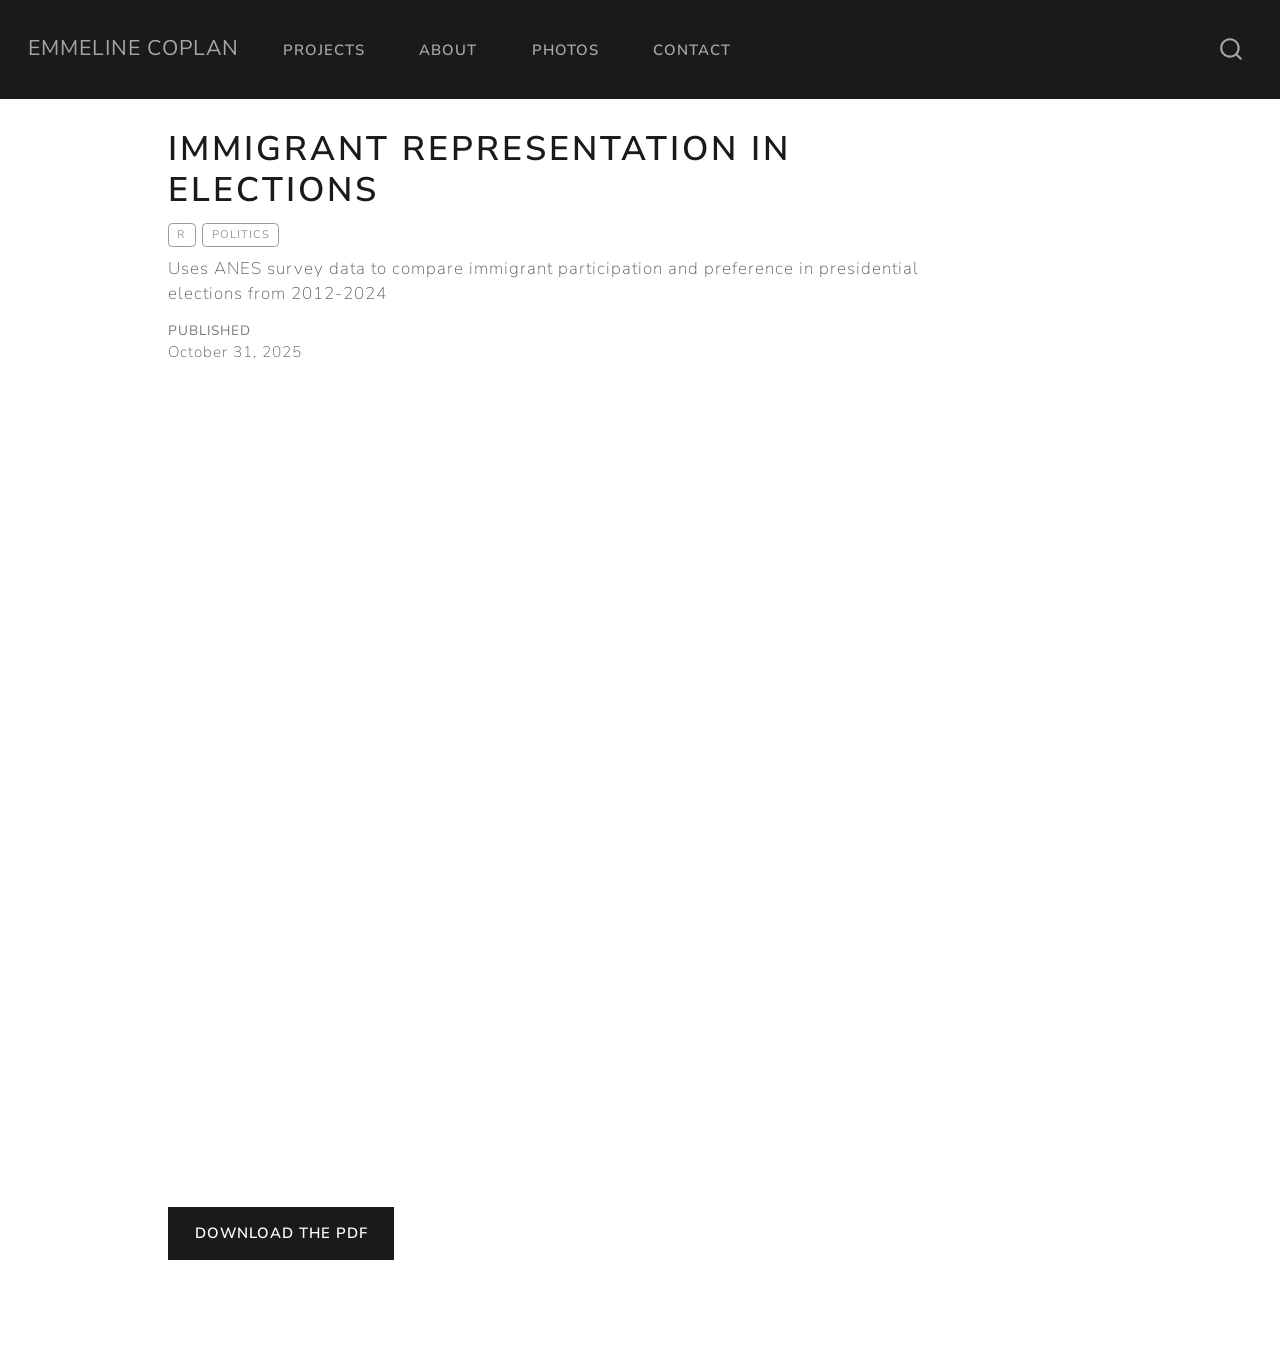
<file: projects/pol_paper/index.html>
<!DOCTYPE html>
<html xmlns="http://www.w3.org/1999/xhtml" lang="en" xml:lang="en"><head>

<meta charset="utf-8">
<meta name="generator" content="quarto-1.11.9">

<meta name="viewport" content="width=device-width, initial-scale=1.0, user-scalable=yes">

<meta name="dcterms.date" content="2025-10-31">
<meta name="description" content="Uses ANES survey data to compare immigrant participation and preference in presidential elections from 2012-2024">

<title>Immigrant Representation in Elections – Emmeline Coplan</title>
<style>
/* Default styles provided by pandoc.
** See https://pandoc.org/MANUAL.html#variables-for-html for config info.
*/
span.smallcaps{font-variant: small-caps;}
div.columns{display: flex; gap: 1.5em;}
div.column{flex: auto;}
@media screen {
div.columns{gap: min(4vw, 1.5em);}
div.column{overflow-x: auto;}
}
div.hanging-indent{margin-left: 1.5em; text-indent: -1.5em;}
ul.task-list{list-style: none;}
ul.task-list li input[type="checkbox"] {
  width: 0.8em;
  margin: 0 0.8em 0.2em -1em; /* quarto-specific, see https://github.com/quarto-dev/quarto-cli/issues/4556 */ 
  vertical-align: middle;
}
</style>


<script src="../../site_libs/quarto-nav/quarto-nav.js"></script>
<script src="../../site_libs/quarto-nav/headroom.min.js"></script>
<script src="../../site_libs/clipboard/clipboard.min.js"></script>
<script src="../../site_libs/quarto-search/autocomplete.umd.js"></script>
<script src="../../site_libs/quarto-search/fuse.min.js"></script>
<script src="../../site_libs/quarto-search/quarto-search.js"></script>
<meta name="quarto:offset" content="../../">
<script src="../../site_libs/quarto-html/quarto.js" type="module"></script>
<script src="../../site_libs/quarto-html/tabsets/tabsets.js" type="module"></script>
<script src="../../site_libs/quarto-html/scrollable-regions/scrollable-regions.js" type="module"></script>
<script src="../../site_libs/quarto-html/popper.min.js"></script>
<script src="../../site_libs/quarto-html/tippy.umd.min.js"></script>
<script src="../../site_libs/quarto-html/anchor.min.js"></script>
<link href="../../site_libs/quarto-html/tippy.css" rel="stylesheet">
<link href="../../site_libs/quarto-html/quarto-syntax-highlighting-63b5708e65d6cd79cd7618c58d0c21e7.css" rel="stylesheet" id="quarto-text-highlighting-styles">
<script src="../../site_libs/bootstrap/bootstrap.min.js"></script>
<link href="../../site_libs/bootstrap/bootstrap-icons.css" rel="stylesheet">
<link href="../../site_libs/bootstrap/bootstrap-82cbd601586de768cd45e35580f1d19c.min.css" rel="stylesheet" append-hash="true" id="quarto-bootstrap" data-mode="light">
<script id="quarto-search-options" type="application/json">{
  "location": "navbar",
  "copy-button": false,
  "collapse-after": 3,
  "panel-placement": "end",
  "type": "overlay",
  "limit": 50,
  "keyboard-shortcut": [
    "f",
    "/",
    "s"
  ],
  "show-item-context": false,
  "language": {
    "search-no-results-text": "No results",
    "search-matching-documents-text": "matching documents",
    "search-copy-link-title": "Copy link to search",
    "search-hide-matches-text": "Hide additional matches",
    "search-more-match-text": "more match in this document",
    "search-more-matches-text": "more matches in this document",
    "search-clear-button-title": "Clear",
    "search-text-placeholder": "",
    "search-detached-cancel-button-title": "Cancel",
    "search-submit-button-title": "Submit",
    "search-label": "Search"
  }
}</script>


<link rel="stylesheet" href="../../styles.css">
</head>

<body class="nav-fixed quarto-light"><a id="quarto-skip-link" class="visually-hidden-focusable" href="#quarto-document-content">Skip to main content</a>

<div id="quarto-search-results"></div>
  <header id="quarto-header" class="headroom fixed-top">
    <nav class="navbar navbar-expand-lg " data-bs-theme="dark" aria-label="Site">
      <div class="navbar-container container-fluid">
      <div class="navbar-brand-container mx-auto">
    <a class="navbar-brand" href="../../index.html">
    <span class="navbar-title">Emmeline Coplan</span>
    </a>
  </div>
          <button class="navbar-toggler" type="button" data-bs-toggle="collapse" data-bs-target="#navbarCollapse" aria-controls="navbarCollapse" aria-expanded="false" aria-label="Toggle navigation" onclick="if (window.quartoToggleHeadroom) { window.quartoToggleHeadroom(); }">
  <span class="navbar-toggler-icon"></span>
</button>
          <div class="collapse navbar-collapse" id="navbarCollapse">
            <ul class="navbar-nav navbar-nav-scroll me-auto">
  <li class="nav-item">
    <a class="nav-link" href="../../projects.html"> 
<span class="menu-text">Projects</span></a>
  </li>  
  <li class="nav-item">
    <a class="nav-link" href="../../about.html"> 
<span class="menu-text">About</span></a>
  </li>  
  <li class="nav-item">
    <a class="nav-link" href="../../photos.html"> 
<span class="menu-text">Photos</span></a>
  </li>  
  <li class="nav-item">
    <a class="nav-link" href="../../contact.html"> 
<span class="menu-text">Contact</span></a>
  </li>  
</ul>
          </div> <!-- /navcollapse -->
            <div class="quarto-navbar-tools">
</div>
            <div id="quarto-search" class="" title="Search"></div>
      </div> <!-- /container-fluid -->
    </nav>
</header>
<!-- content -->
<div id="quarto-content" class="quarto-container page-columns page-rows-contents page-layout-article page-navbar">
<!-- sidebar -->
<!-- margin-sidebar -->
    <div id="quarto-margin-sidebar" class="sidebar margin-sidebar zindex-bottom">
        
    </div>
<!-- main -->
<main class="content" id="quarto-document-content" tabindex="-1">

<header id="title-block-header" class="quarto-title-block default">
<div class="quarto-title">
<h1 class="title">Immigrant Representation in Elections</h1>
  <div class="quarto-categories">
    <div class="quarto-category">R</div>
    <div class="quarto-category">Politics</div>
  </div>
  </div>

<div>
  <div class="description">
    Uses ANES survey data to compare immigrant participation and preference in presidential elections from 2012-2024
  </div>
</div>


<div class="quarto-title-meta">

    
    <div>
    <div class="quarto-title-meta-heading">Published</div>
    <div class="quarto-title-meta-contents">
      <p class="date">October 31, 2025</p>
    </div>
  </div>
  
    
  </div>
  


</header>


<iframe src="84355_Data_Journalism.pdf" width="120%" height="800px" style="border: none;"></iframe>
<p><a href="84355_Data_Journalism.pdf" class="btn btn-primary">Download the PDF</a></p>



</main> <!-- /main -->
<script id="quarto-html-after-body" type="application/javascript">
  window.document.addEventListener("DOMContentLoaded", function (event) {
    const icon = "";
    const anchorJS = new window.AnchorJS();
    anchorJS.options = {
      placement: 'right',
      icon: icon
    };
    anchorJS.add('.anchored');
    const isCodeAnnotation = (el) => {
      for (const clz of el.classList) {
        if (clz.startsWith('code-annotation-')) {                     
          return true;
        }
      }
      return false;
    }
    const onCopySuccess = function(e) {
      // button target
      const button = e.trigger;
      // don't keep focus
      button.blur();
      // flash "checked"
      button.classList.add('code-copy-button-checked');
      var currentTitle = button.getAttribute("title");
      button.setAttribute("title", "Copied!");
      let tooltip;
      if (window.bootstrap) {
        button.setAttribute("data-bs-toggle", "tooltip");
        button.setAttribute("data-bs-placement", "left");
        button.setAttribute("data-bs-title", "Copied!");
        tooltip = new bootstrap.Tooltip(button, 
          { trigger: "manual", 
            customClass: "code-copy-button-tooltip",
            offset: [0, -8]});
        tooltip.show();    
      }
      setTimeout(function() {
        if (tooltip) {
          tooltip.hide();
          button.removeAttribute("data-bs-title");
          button.removeAttribute("data-bs-toggle");
          button.removeAttribute("data-bs-placement");
        }
        button.setAttribute("title", currentTitle);
        button.classList.remove('code-copy-button-checked');
      }, 1000);
      // clear code selection
      e.clearSelection();
    }
    const getTextToCopy = function(trigger) {
      const outerScaffold = trigger.parentElement.cloneNode(true);
      const codeEl = outerScaffold.querySelector('code');
      for (const childEl of codeEl.children) {
        if (isCodeAnnotation(childEl)) {
          childEl.remove();
        }
      }
      return codeEl.innerText;
    }
    const clipboard = new window.ClipboardJS('.code-copy-button:not([data-in-quarto-modal])', {
      text: getTextToCopy
    });
    clipboard.on('success', onCopySuccess);
    if (window.document.getElementById('quarto-embedded-source-code-modal')) {
      const clipboardModal = new window.ClipboardJS('.code-copy-button[data-in-quarto-modal]', {
        text: getTextToCopy,
        container: window.document.getElementById('quarto-embedded-source-code-modal')
      });
      clipboardModal.on('success', onCopySuccess);
    }
      var localhostRegex = new RegExp(/^(?:http|https):\/\/localhost\:?[0-9]*\//);
      var mailtoRegex = new RegExp(/^mailto:/);
        var filterRegex = new RegExp("https:\/\/ecoplan506\.github\.io\/");
      var isInternal = (href) => {
          return filterRegex.test(href) || localhostRegex.test(href) || mailtoRegex.test(href);
      }
      // Inspect non-navigation links and adorn them if external
      window.quartoDecorateExternalLinks = function (root) {
     var links = (root || window.document).querySelectorAll('a[href]:not(.nav-link):not(.navbar-brand):not(.toc-action):not(.sidebar-link):not(.sidebar-item-toggle):not(.pagination-link):not(.no-external):not([aria-hidden]):not(.dropdown-item):not(.quarto-navigation-tool):not(.about-link)');
      for (var i=0; i<links.length; i++) {
        const link = links[i];
        if (!isInternal(link.href)) {
          // undo the damage that might have been done by quarto-nav.js in the case of
          // links that we want to consider external
          if (link.dataset.originalHref !== undefined) {
            link.href = link.dataset.originalHref;
          }
          if (!link.classList.contains('no-external-icon')) {
          }
        }
      }
      };
      window.quartoDecorateExternalLinks(window.document);
    // Esc closes the popup (WCAG 1.4.13) and focus leaving both trigger and
    // popup closes it (WCAG 2.4.11); tippy handles neither for interactive popups.
    const hideOnEscAndFocusOut = {
      name: 'hideOnEscAndFocusOut',
      defaultValue: true,
      fn(instance) {
        const dismiss = () => {
          // A show scheduled by the trigger delay would otherwise reopen it
          instance.clearDelayTimeouts();
          instance.hide();
        };
        const onKeyDown = (event) => {
          if (event.key !== 'Escape') {
            return;
          }
          // Keep Esc from also reaching page handlers (e.g. reveal.js overview),
          // except an open reveal.js slide menu, which Esc should close too.
          // The menu handles keys only when its keyboard option is on.
          const menuHandlesEsc = window.Reveal?.getPlugin?.('menu')?.isOpen() &&
            window.Reveal.getConfig().menu?.keyboard !== false;
          if (!menuHandlesEsc) {
            event.stopPropagation();
          }
          if (instance.popper.contains(window.document.activeElement)) {
            // Disabled while refocusing so the focus trigger does not reopen it
            instance.disable();
            instance.reference.focus();
            instance.enable();
          }
          dismiss();
        };
        const onFocusOut = (event) => {
          const target = event.relatedTarget;
          if (target && !instance.reference.contains(target) &&
              !instance.popper.contains(target)) {
            dismiss();
          }
        };
        // On the trigger too: a click trigger (code-annotations: select) has no
        // blur handling. Attached for the instance's lifetime so leaving the
        // trigger also cancels a show still pending on the trigger delay.
        instance.reference.addEventListener('focusout', onFocusOut);
        return {
          onShow() {
            window.document.addEventListener('keydown', onKeyDown, true);
            instance.popper.addEventListener('focusout', onFocusOut);
          },
          onHide() {
            window.document.removeEventListener('keydown', onKeyDown, true);
            instance.popper.removeEventListener('focusout', onFocusOut);
          },
          onDestroy() {
            instance.reference.removeEventListener('focusout', onFocusOut);
          },
        };
      },
    };
    function tippyHover(el, contentFn, onTriggerFn, onUntriggerFn) {
      const config = {
        allowHTML: true,
        maxWidth: 500,
        delay: 100,
        arrow: false,
        appendTo: function(el) {
            return el.parentElement;
        },
        interactive: true,
        interactiveBorder: 10,
        theme: 'quarto',
        placement: 'bottom-start',
        plugins: [hideOnEscAndFocusOut],
      };
      if (contentFn) {
        config.content = contentFn;
      }
      if (onTriggerFn) {
        config.onTrigger = onTriggerFn;
      }
      if (onUntriggerFn) {
        config.onUntrigger = onUntriggerFn;
      }
      window.tippy(el, config); 
    }
    const noterefs = window.document.querySelectorAll('a[role="doc-noteref"]');
    for (var i=0; i<noterefs.length; i++) {
      const ref = noterefs[i];
      tippyHover(ref, function() {
        // use id or data attribute instead here
        let href = ref.getAttribute('data-footnote-href') || ref.getAttribute('href');
        try { href = new URL(href).hash; } catch {}
        const id = href.replace(/^#\/?/, "");
        const note = window.document.getElementById(id);
        if (note) {
          return note.innerHTML;
        } else {
          return "";
        }
      });
    }
    const xrefs = window.document.querySelectorAll('a.quarto-xref');
    const processXRef = (id, note) => {
      // Strip column container classes
      const stripColumnClz = (el) => {
        el.classList.remove("page-full", "page-columns");
        if (el.children) {
          for (const child of el.children) {
            stripColumnClz(child);
          }
        }
      }
      stripColumnClz(note)
      if (id === null || id.startsWith('sec-')) {
        // Special case sections, only their first couple elements
        const container = document.createElement("div");
        if (note.children && note.children.length > 2) {
          container.appendChild(note.children[0].cloneNode(true));
          for (let i = 1; i < note.children.length; i++) {
            const child = note.children[i];
            if (child.tagName === "P" && child.innerText === "") {
              continue;
            } else {
              container.appendChild(child.cloneNode(true));
              break;
            }
          }
          if (window.Quarto?.typesetMath) {
            window.Quarto.typesetMath(container);
          }
          return container.innerHTML
        } else {
          if (window.Quarto?.typesetMath) {
            window.Quarto.typesetMath(note);
          }
          return note.innerHTML;
        }
      } else {
        // Remove any anchor links if they are present
        const anchorLink = note.querySelector('a.anchorjs-link');
        if (anchorLink) {
          anchorLink.remove();
        }
        if (window.Quarto?.typesetMath) {
          window.Quarto.typesetMath(note);
        }
        if (note.classList.contains("callout")) {
          return note.outerHTML;
        } else {
          return note.innerHTML;
        }
      }
    }
    for (var i=0; i<xrefs.length; i++) {
      const xref = xrefs[i];
      tippyHover(xref, undefined, function(instance) {
        instance.disable();
        let url = xref.getAttribute('href');
        let hash = undefined; 
        if (url.startsWith('#')) {
          hash = url;
        } else {
          try { hash = new URL(url).hash; } catch {}
        }
        if (hash) {
          const id = hash.replace(/^#\/?/, "");
          const note = window.document.getElementById(id);
          if (note !== null) {
            try {
              const html = processXRef(id, note.cloneNode(true));
              instance.setContent(html);
            } finally {
              instance.enable();
              instance.show();
            }
          } else {
            // See if we can fetch this
            fetch(url.split('#')[0])
            .then(res => res.text())
            .then(html => {
              const parser = new DOMParser();
              const htmlDoc = parser.parseFromString(html, "text/html");
              const note = htmlDoc.getElementById(id);
              if (note !== null) {
                const html = processXRef(id, note);
                instance.setContent(html);
              } 
            }).finally(() => {
              instance.enable();
              instance.show();
            });
          }
        } else {
          // See if we can fetch a full url (with no hash to target)
          // This is a special case and we should probably do some content thinning / targeting
          fetch(url)
          .then(res => res.text())
          .then(html => {
            const parser = new DOMParser();
            const htmlDoc = parser.parseFromString(html, "text/html");
            const note = htmlDoc.querySelector('main.content');
            if (note !== null) {
              // This should only happen for chapter cross references
              // (since there is no id in the URL)
              // remove the first header
              if (note.children.length > 0 && note.children[0].tagName === "HEADER") {
                note.children[0].remove();
              }
              const html = processXRef(null, note);
              instance.setContent(html);
            } 
          }).finally(() => {
            instance.enable();
            instance.show();
          });
        }
      }, function(instance) {
      });
    }
        let selectedAnnoteEl;
        const selectorForAnnotation = ( cell, annotation) => {
          let cellAttr = 'data-code-cell="' + cell + '"';
          let lineAttr = 'data-code-annotation="' +  annotation + '"';
          const selector = 'span[' + cellAttr + '][' + lineAttr + ']';
          return selector;
        }
        const selectCodeLines = (annoteEl) => {
          const doc = window.document;
          const targetCell = annoteEl.getAttribute("data-target-cell");
          const targetAnnotation = annoteEl.getAttribute("data-target-annotation");
          const annoteSpan = window.document.querySelector(selectorForAnnotation(targetCell, targetAnnotation));
          const lines = annoteSpan.getAttribute("data-code-lines").split(",");
          const lineIds = lines.map((line) => {
            return targetCell + "-" + line;
          })
          // Each band is positioned against its own containing block, which is
          // not the offsetParent of the lines, so place it from client rects.
          const placeBand = (band, firstEl, lastEl, codeBlock) => {
            const container = band.offsetParent;
            if (container === null) {
              return;
            }
            const containerRect = container.getBoundingClientRect();
            // Reveal.js scales slides with a transform, so convert client
            // pixels back to the CSS pixels of the container.
            const scale = containerRect.height / container.offsetHeight || 1;
            const firstRect = firstEl.getBoundingClientRect();
            const lastRect = lastEl.getBoundingClientRect();
            const top = (firstRect.top - containerRect.top) / scale - container.clientTop + container.scrollTop;
            const height = (lastRect.bottom - firstRect.top) / scale;
            band.style.top = top - 2 + "px";
            band.style.height = height + 4 + "px";
            if (codeBlock) {
              // Without the copy button wrapper, the containing block is wider
              // than the code block, so span the code block explicitly.
              const blockRect = codeBlock.getBoundingClientRect();
              band.style.left = (blockRect.left - containerRect.left) / scale - container.clientLeft + container.scrollLeft + "px";
              band.style.width = blockRect.width / scale + "px";
            }
          };
          if (lineIds.length > 0) {
            const el = window.document.getElementById(lineIds[0]);
            const lastEl = window.document.getElementById(lineIds[lineIds.length - 1]);
            const parent = el.parentElement.parentElement;
            // cook up a div (if necessary) and position it
            let div = window.document.getElementById("code-annotation-line-highlight");
            if (div === null) {
              div = window.document.createElement("div");
              div.setAttribute("id", "code-annotation-line-highlight");
              div.style.position = 'absolute';
              parent.appendChild(div);
            }
            placeBand(div, el, lastEl, parent.closest("div.sourceCode") || parent);
            let gutterDiv = window.document.getElementById("code-annotation-line-highlight-gutter");
            if (gutterDiv === null) {
              gutterDiv = window.document.createElement("div");
              gutterDiv.setAttribute("id", "code-annotation-line-highlight-gutter");
              gutterDiv.style.position = 'absolute';
              const codeCell = window.document.getElementById(targetCell);
              const gutter = codeCell.querySelector('.code-annotation-gutter');
              gutter.appendChild(gutterDiv);
            }
            placeBand(gutterDiv, el, lastEl);
            selectedAnnoteEl = annoteEl;
          }
        };
        const unselectCodeLines = () => {
          const elementsIds = ["code-annotation-line-highlight", "code-annotation-line-highlight-gutter"];
          elementsIds.forEach((elId) => {
            const div = window.document.getElementById(elId);
            if (div) {
              div.remove();
            }
          });
          selectedAnnoteEl = undefined;
        };
          // Handle positioning of the toggle
      window.addEventListener(
        "resize",
        throttle(() => {
          elRect = undefined;
          if (selectedAnnoteEl) {
            selectCodeLines(selectedAnnoteEl);
          }
        }, 10)
      );
      function throttle(fn, ms) {
      let throttle = false;
      let timer;
        return (...args) => {
          if(!throttle) { // first call gets through
              fn.apply(this, args);
              throttle = true;
          } else { // all the others get throttled
              if(timer) clearTimeout(timer); // cancel #2
              timer = setTimeout(() => {
                fn.apply(this, args);
                timer = throttle = false;
              }, ms);
          }
        };
      }
        // Attach click handler to the DT
        const annoteDls = window.document.querySelectorAll('dt[data-target-cell]');
        for (const annoteDlNode of annoteDls) {
          annoteDlNode.addEventListener('click', (event) => {
            const clickedEl = event.target;
            if (clickedEl !== selectedAnnoteEl) {
              unselectCodeLines();
              const activeEl = window.document.querySelector('dt[data-target-cell].code-annotation-active');
              if (activeEl) {
                activeEl.classList.remove('code-annotation-active');
              }
              selectCodeLines(clickedEl);
              clickedEl.classList.add('code-annotation-active');
            } else {
              // Unselect the line
              unselectCodeLines();
              clickedEl.classList.remove('code-annotation-active');
            }
          });
        }
    const findCites = (el) => {
      const parentEl = el.parentElement;
      if (parentEl) {
        const cites = parentEl.dataset.cites;
        if (cites) {
          return {
            el,
            cites: cites.split(' ')
          };
        } else {
          return findCites(el.parentElement)
        }
      } else {
        return undefined;
      }
    };
    var bibliorefs = window.document.querySelectorAll('a[role="doc-biblioref"]');
    for (var i=0; i<bibliorefs.length; i++) {
      const ref = bibliorefs[i];
      const citeInfo = findCites(ref);
      if (citeInfo) {
        tippyHover(citeInfo.el, function() {
          var popup = window.document.createElement('div');
          citeInfo.cites.forEach(function(cite) {
            var citeDiv = window.document.createElement('div');
            citeDiv.classList.add('hanging-indent');
            citeDiv.classList.add('csl-entry');
            var biblioDiv = window.document.getElementById('ref-' + cite);
            if (biblioDiv) {
              citeDiv.innerHTML = biblioDiv.innerHTML;
            }
            popup.appendChild(citeDiv);
          });
          return popup.innerHTML;
        });
      }
    }
  });
  </script>
  <script type="application/javascript">
  window.quartoScrollableRegionsLabels = {"code":"Scrollable code","output":"Scrollable output"};
  </script>
</div> <!-- /content -->




</body></html>
</file>
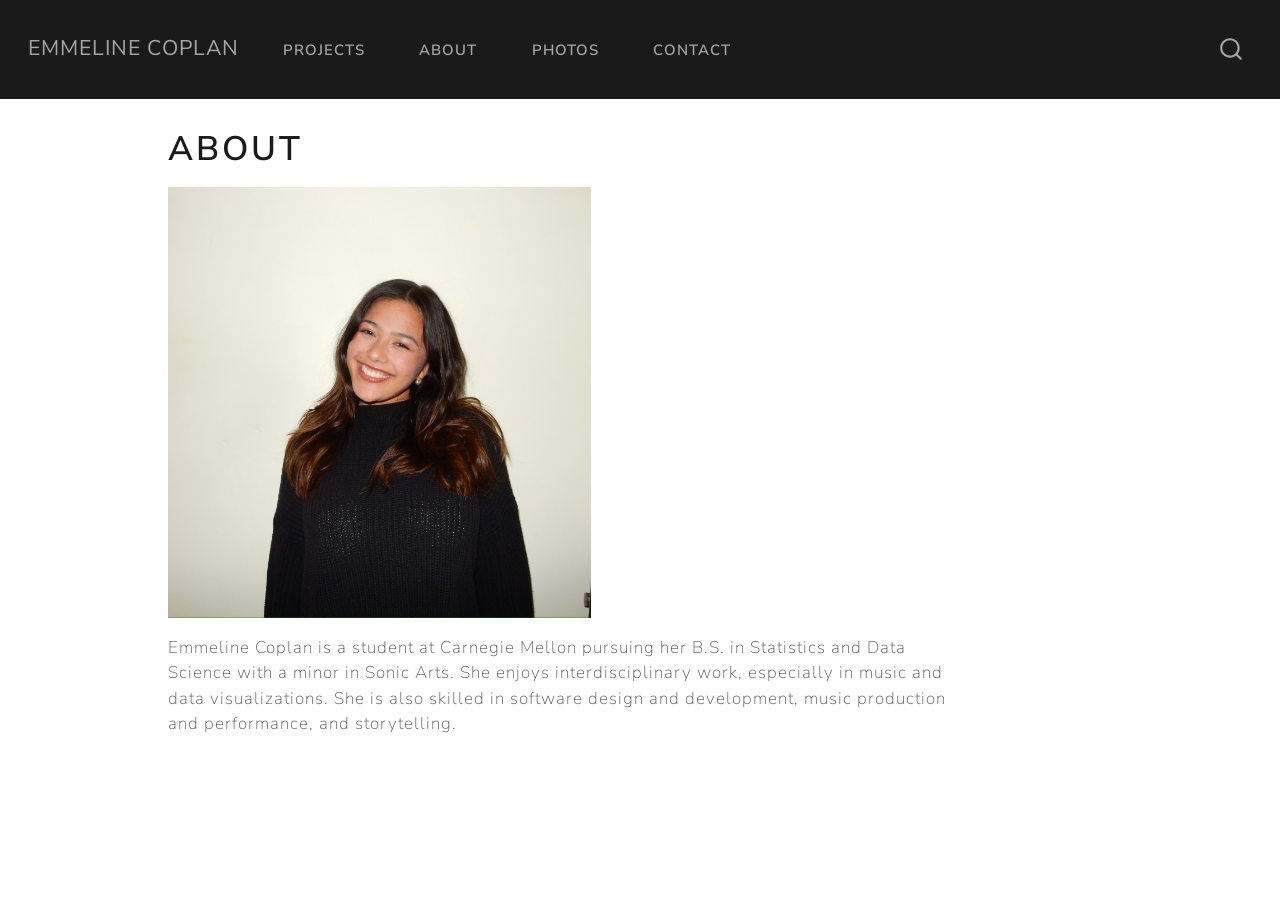
<file: about.html>
<!DOCTYPE html>
<html xmlns="http://www.w3.org/1999/xhtml" lang="en" xml:lang="en"><head>

<meta charset="utf-8">
<meta name="generator" content="quarto-1.11.9">

<meta name="viewport" content="width=device-width, initial-scale=1.0, user-scalable=yes">


<title>About – Emmeline Coplan</title>
<style>
/* Default styles provided by pandoc.
** See https://pandoc.org/MANUAL.html#variables-for-html for config info.
*/
span.smallcaps{font-variant: small-caps;}
div.columns{display: flex; gap: 1.5em;}
div.column{flex: auto;}
@media screen {
div.columns{gap: min(4vw, 1.5em);}
div.column{overflow-x: auto;}
}
div.hanging-indent{margin-left: 1.5em; text-indent: -1.5em;}
ul.task-list{list-style: none;}
ul.task-list li input[type="checkbox"] {
  width: 0.8em;
  margin: 0 0.8em 0.2em -1em; /* quarto-specific, see https://github.com/quarto-dev/quarto-cli/issues/4556 */ 
  vertical-align: middle;
}
</style>


<script src="site_libs/quarto-nav/quarto-nav.js"></script>
<script src="site_libs/quarto-nav/headroom.min.js"></script>
<script src="site_libs/clipboard/clipboard.min.js"></script>
<script src="site_libs/quarto-search/autocomplete.umd.js"></script>
<script src="site_libs/quarto-search/fuse.min.js"></script>
<script src="site_libs/quarto-search/quarto-search.js"></script>
<meta name="quarto:offset" content="./">
<script src="site_libs/quarto-html/quarto.js" type="module"></script>
<script src="site_libs/quarto-html/tabsets/tabsets.js" type="module"></script>
<script src="site_libs/quarto-html/scrollable-regions/scrollable-regions.js" type="module"></script>
<script src="site_libs/quarto-html/popper.min.js"></script>
<script src="site_libs/quarto-html/tippy.umd.min.js"></script>
<script src="site_libs/quarto-html/anchor.min.js"></script>
<link href="site_libs/quarto-html/tippy.css" rel="stylesheet">
<link href="site_libs/quarto-html/quarto-syntax-highlighting-63b5708e65d6cd79cd7618c58d0c21e7.css" rel="stylesheet" id="quarto-text-highlighting-styles">
<script src="site_libs/bootstrap/bootstrap.min.js"></script>
<link href="site_libs/bootstrap/bootstrap-icons.css" rel="stylesheet">
<link href="site_libs/bootstrap/bootstrap-82cbd601586de768cd45e35580f1d19c.min.css" rel="stylesheet" append-hash="true" id="quarto-bootstrap" data-mode="light">
<script id="quarto-search-options" type="application/json">{
  "location": "navbar",
  "copy-button": false,
  "collapse-after": 3,
  "panel-placement": "end",
  "type": "overlay",
  "limit": 50,
  "keyboard-shortcut": [
    "f",
    "/",
    "s"
  ],
  "show-item-context": false,
  "language": {
    "search-no-results-text": "No results",
    "search-matching-documents-text": "matching documents",
    "search-copy-link-title": "Copy link to search",
    "search-hide-matches-text": "Hide additional matches",
    "search-more-match-text": "more match in this document",
    "search-more-matches-text": "more matches in this document",
    "search-clear-button-title": "Clear",
    "search-text-placeholder": "",
    "search-detached-cancel-button-title": "Cancel",
    "search-submit-button-title": "Submit",
    "search-label": "Search"
  }
}</script>


<link rel="stylesheet" href="styles.css">
</head>

<body class="nav-fixed quarto-light"><a id="quarto-skip-link" class="visually-hidden-focusable" href="#quarto-document-content">Skip to main content</a>

<div id="quarto-search-results"></div>
  <header id="quarto-header" class="headroom fixed-top">
    <nav class="navbar navbar-expand-lg " data-bs-theme="dark" aria-label="Site">
      <div class="navbar-container container-fluid">
      <div class="navbar-brand-container mx-auto">
    <a class="navbar-brand" href="./index.html">
    <span class="navbar-title">Emmeline Coplan</span>
    </a>
  </div>
          <button class="navbar-toggler" type="button" data-bs-toggle="collapse" data-bs-target="#navbarCollapse" aria-controls="navbarCollapse" aria-expanded="false" aria-label="Toggle navigation" onclick="if (window.quartoToggleHeadroom) { window.quartoToggleHeadroom(); }">
  <span class="navbar-toggler-icon"></span>
</button>
          <div class="collapse navbar-collapse" id="navbarCollapse">
            <ul class="navbar-nav navbar-nav-scroll me-auto">
  <li class="nav-item">
    <a class="nav-link" href="./projects.html"> 
<span class="menu-text">Projects</span></a>
  </li>  
  <li class="nav-item">
    <a class="nav-link active" href="./about.html" aria-current="page"> 
<span class="menu-text">About</span></a>
  </li>  
  <li class="nav-item">
    <a class="nav-link" href="./photos.html"> 
<span class="menu-text">Photos</span></a>
  </li>  
  <li class="nav-item">
    <a class="nav-link" href="./contact.html"> 
<span class="menu-text">Contact</span></a>
  </li>  
</ul>
          </div> <!-- /navcollapse -->
            <div class="quarto-navbar-tools">
</div>
            <div id="quarto-search" class="" title="Search"></div>
      </div> <!-- /container-fluid -->
    </nav>
</header>
<!-- content -->
<div id="quarto-content" class="quarto-container page-columns page-rows-contents page-layout-article page-navbar">
<!-- sidebar -->
<!-- margin-sidebar -->
    <div id="quarto-margin-sidebar" class="sidebar margin-sidebar zindex-bottom">
        
    </div>
<!-- main -->
<main class="content" id="quarto-document-content" tabindex="-1">

<header id="title-block-header" class="quarto-title-block default">
<div class="quarto-title">
<h1 class="title">About</h1>
</div>



<div class="quarto-title-meta">

    
  
    
  </div>
  


</header>


<p><img src="port3.jpg" class="img-fluid" style="width:53.0%"></p>
<p>Emmeline Coplan is a student at Carnegie Mellon pursuing her B.S. in Statistics and Data Science with a minor in Sonic Arts. She enjoys interdisciplinary work, especially in music and data visualizations. She is also skilled in software design and development, music production and performance, and storytelling.</p>



</main> <!-- /main -->
<script id="quarto-html-after-body" type="application/javascript">
  window.document.addEventListener("DOMContentLoaded", function (event) {
    const icon = "";
    const anchorJS = new window.AnchorJS();
    anchorJS.options = {
      placement: 'right',
      icon: icon
    };
    anchorJS.add('.anchored');
    const isCodeAnnotation = (el) => {
      for (const clz of el.classList) {
        if (clz.startsWith('code-annotation-')) {                     
          return true;
        }
      }
      return false;
    }
    const onCopySuccess = function(e) {
      // button target
      const button = e.trigger;
      // don't keep focus
      button.blur();
      // flash "checked"
      button.classList.add('code-copy-button-checked');
      var currentTitle = button.getAttribute("title");
      button.setAttribute("title", "Copied!");
      let tooltip;
      if (window.bootstrap) {
        button.setAttribute("data-bs-toggle", "tooltip");
        button.setAttribute("data-bs-placement", "left");
        button.setAttribute("data-bs-title", "Copied!");
        tooltip = new bootstrap.Tooltip(button, 
          { trigger: "manual", 
            customClass: "code-copy-button-tooltip",
            offset: [0, -8]});
        tooltip.show();    
      }
      setTimeout(function() {
        if (tooltip) {
          tooltip.hide();
          button.removeAttribute("data-bs-title");
          button.removeAttribute("data-bs-toggle");
          button.removeAttribute("data-bs-placement");
        }
        button.setAttribute("title", currentTitle);
        button.classList.remove('code-copy-button-checked');
      }, 1000);
      // clear code selection
      e.clearSelection();
    }
    const getTextToCopy = function(trigger) {
      const outerScaffold = trigger.parentElement.cloneNode(true);
      const codeEl = outerScaffold.querySelector('code');
      for (const childEl of codeEl.children) {
        if (isCodeAnnotation(childEl)) {
          childEl.remove();
        }
      }
      return codeEl.innerText;
    }
    const clipboard = new window.ClipboardJS('.code-copy-button:not([data-in-quarto-modal])', {
      text: getTextToCopy
    });
    clipboard.on('success', onCopySuccess);
    if (window.document.getElementById('quarto-embedded-source-code-modal')) {
      const clipboardModal = new window.ClipboardJS('.code-copy-button[data-in-quarto-modal]', {
        text: getTextToCopy,
        container: window.document.getElementById('quarto-embedded-source-code-modal')
      });
      clipboardModal.on('success', onCopySuccess);
    }
      var localhostRegex = new RegExp(/^(?:http|https):\/\/localhost\:?[0-9]*\//);
      var mailtoRegex = new RegExp(/^mailto:/);
        var filterRegex = new RegExp("https:\/\/ecoplan506\.github\.io\/");
      var isInternal = (href) => {
          return filterRegex.test(href) || localhostRegex.test(href) || mailtoRegex.test(href);
      }
      // Inspect non-navigation links and adorn them if external
      window.quartoDecorateExternalLinks = function (root) {
     var links = (root || window.document).querySelectorAll('a[href]:not(.nav-link):not(.navbar-brand):not(.toc-action):not(.sidebar-link):not(.sidebar-item-toggle):not(.pagination-link):not(.no-external):not([aria-hidden]):not(.dropdown-item):not(.quarto-navigation-tool):not(.about-link)');
      for (var i=0; i<links.length; i++) {
        const link = links[i];
        if (!isInternal(link.href)) {
          // undo the damage that might have been done by quarto-nav.js in the case of
          // links that we want to consider external
          if (link.dataset.originalHref !== undefined) {
            link.href = link.dataset.originalHref;
          }
          if (!link.classList.contains('no-external-icon')) {
          }
        }
      }
      };
      window.quartoDecorateExternalLinks(window.document);
    // Esc closes the popup (WCAG 1.4.13) and focus leaving both trigger and
    // popup closes it (WCAG 2.4.11); tippy handles neither for interactive popups.
    const hideOnEscAndFocusOut = {
      name: 'hideOnEscAndFocusOut',
      defaultValue: true,
      fn(instance) {
        const dismiss = () => {
          // A show scheduled by the trigger delay would otherwise reopen it
          instance.clearDelayTimeouts();
          instance.hide();
        };
        const onKeyDown = (event) => {
          if (event.key !== 'Escape') {
            return;
          }
          // Keep Esc from also reaching page handlers (e.g. reveal.js overview),
          // except an open reveal.js slide menu, which Esc should close too.
          // The menu handles keys only when its keyboard option is on.
          const menuHandlesEsc = window.Reveal?.getPlugin?.('menu')?.isOpen() &&
            window.Reveal.getConfig().menu?.keyboard !== false;
          if (!menuHandlesEsc) {
            event.stopPropagation();
          }
          if (instance.popper.contains(window.document.activeElement)) {
            // Disabled while refocusing so the focus trigger does not reopen it
            instance.disable();
            instance.reference.focus();
            instance.enable();
          }
          dismiss();
        };
        const onFocusOut = (event) => {
          const target = event.relatedTarget;
          if (target && !instance.reference.contains(target) &&
              !instance.popper.contains(target)) {
            dismiss();
          }
        };
        // On the trigger too: a click trigger (code-annotations: select) has no
        // blur handling. Attached for the instance's lifetime so leaving the
        // trigger also cancels a show still pending on the trigger delay.
        instance.reference.addEventListener('focusout', onFocusOut);
        return {
          onShow() {
            window.document.addEventListener('keydown', onKeyDown, true);
            instance.popper.addEventListener('focusout', onFocusOut);
          },
          onHide() {
            window.document.removeEventListener('keydown', onKeyDown, true);
            instance.popper.removeEventListener('focusout', onFocusOut);
          },
          onDestroy() {
            instance.reference.removeEventListener('focusout', onFocusOut);
          },
        };
      },
    };
    function tippyHover(el, contentFn, onTriggerFn, onUntriggerFn) {
      const config = {
        allowHTML: true,
        maxWidth: 500,
        delay: 100,
        arrow: false,
        appendTo: function(el) {
            return el.parentElement;
        },
        interactive: true,
        interactiveBorder: 10,
        theme: 'quarto',
        placement: 'bottom-start',
        plugins: [hideOnEscAndFocusOut],
      };
      if (contentFn) {
        config.content = contentFn;
      }
      if (onTriggerFn) {
        config.onTrigger = onTriggerFn;
      }
      if (onUntriggerFn) {
        config.onUntrigger = onUntriggerFn;
      }
      window.tippy(el, config); 
    }
    const noterefs = window.document.querySelectorAll('a[role="doc-noteref"]');
    for (var i=0; i<noterefs.length; i++) {
      const ref = noterefs[i];
      tippyHover(ref, function() {
        // use id or data attribute instead here
        let href = ref.getAttribute('data-footnote-href') || ref.getAttribute('href');
        try { href = new URL(href).hash; } catch {}
        const id = href.replace(/^#\/?/, "");
        const note = window.document.getElementById(id);
        if (note) {
          return note.innerHTML;
        } else {
          return "";
        }
      });
    }
    const xrefs = window.document.querySelectorAll('a.quarto-xref');
    const processXRef = (id, note) => {
      // Strip column container classes
      const stripColumnClz = (el) => {
        el.classList.remove("page-full", "page-columns");
        if (el.children) {
          for (const child of el.children) {
            stripColumnClz(child);
          }
        }
      }
      stripColumnClz(note)
      if (id === null || id.startsWith('sec-')) {
        // Special case sections, only their first couple elements
        const container = document.createElement("div");
        if (note.children && note.children.length > 2) {
          container.appendChild(note.children[0].cloneNode(true));
          for (let i = 1; i < note.children.length; i++) {
            const child = note.children[i];
            if (child.tagName === "P" && child.innerText === "") {
              continue;
            } else {
              container.appendChild(child.cloneNode(true));
              break;
            }
          }
          if (window.Quarto?.typesetMath) {
            window.Quarto.typesetMath(container);
          }
          return container.innerHTML
        } else {
          if (window.Quarto?.typesetMath) {
            window.Quarto.typesetMath(note);
          }
          return note.innerHTML;
        }
      } else {
        // Remove any anchor links if they are present
        const anchorLink = note.querySelector('a.anchorjs-link');
        if (anchorLink) {
          anchorLink.remove();
        }
        if (window.Quarto?.typesetMath) {
          window.Quarto.typesetMath(note);
        }
        if (note.classList.contains("callout")) {
          return note.outerHTML;
        } else {
          return note.innerHTML;
        }
      }
    }
    for (var i=0; i<xrefs.length; i++) {
      const xref = xrefs[i];
      tippyHover(xref, undefined, function(instance) {
        instance.disable();
        let url = xref.getAttribute('href');
        let hash = undefined; 
        if (url.startsWith('#')) {
          hash = url;
        } else {
          try { hash = new URL(url).hash; } catch {}
        }
        if (hash) {
          const id = hash.replace(/^#\/?/, "");
          const note = window.document.getElementById(id);
          if (note !== null) {
            try {
              const html = processXRef(id, note.cloneNode(true));
              instance.setContent(html);
            } finally {
              instance.enable();
              instance.show();
            }
          } else {
            // See if we can fetch this
            fetch(url.split('#')[0])
            .then(res => res.text())
            .then(html => {
              const parser = new DOMParser();
              const htmlDoc = parser.parseFromString(html, "text/html");
              const note = htmlDoc.getElementById(id);
              if (note !== null) {
                const html = processXRef(id, note);
                instance.setContent(html);
              } 
            }).finally(() => {
              instance.enable();
              instance.show();
            });
          }
        } else {
          // See if we can fetch a full url (with no hash to target)
          // This is a special case and we should probably do some content thinning / targeting
          fetch(url)
          .then(res => res.text())
          .then(html => {
            const parser = new DOMParser();
            const htmlDoc = parser.parseFromString(html, "text/html");
            const note = htmlDoc.querySelector('main.content');
            if (note !== null) {
              // This should only happen for chapter cross references
              // (since there is no id in the URL)
              // remove the first header
              if (note.children.length > 0 && note.children[0].tagName === "HEADER") {
                note.children[0].remove();
              }
              const html = processXRef(null, note);
              instance.setContent(html);
            } 
          }).finally(() => {
            instance.enable();
            instance.show();
          });
        }
      }, function(instance) {
      });
    }
        let selectedAnnoteEl;
        const selectorForAnnotation = ( cell, annotation) => {
          let cellAttr = 'data-code-cell="' + cell + '"';
          let lineAttr = 'data-code-annotation="' +  annotation + '"';
          const selector = 'span[' + cellAttr + '][' + lineAttr + ']';
          return selector;
        }
        const selectCodeLines = (annoteEl) => {
          const doc = window.document;
          const targetCell = annoteEl.getAttribute("data-target-cell");
          const targetAnnotation = annoteEl.getAttribute("data-target-annotation");
          const annoteSpan = window.document.querySelector(selectorForAnnotation(targetCell, targetAnnotation));
          const lines = annoteSpan.getAttribute("data-code-lines").split(",");
          const lineIds = lines.map((line) => {
            return targetCell + "-" + line;
          })
          // Each band is positioned against its own containing block, which is
          // not the offsetParent of the lines, so place it from client rects.
          const placeBand = (band, firstEl, lastEl, codeBlock) => {
            const container = band.offsetParent;
            if (container === null) {
              return;
            }
            const containerRect = container.getBoundingClientRect();
            // Reveal.js scales slides with a transform, so convert client
            // pixels back to the CSS pixels of the container.
            const scale = containerRect.height / container.offsetHeight || 1;
            const firstRect = firstEl.getBoundingClientRect();
            const lastRect = lastEl.getBoundingClientRect();
            const top = (firstRect.top - containerRect.top) / scale - container.clientTop + container.scrollTop;
            const height = (lastRect.bottom - firstRect.top) / scale;
            band.style.top = top - 2 + "px";
            band.style.height = height + 4 + "px";
            if (codeBlock) {
              // Without the copy button wrapper, the containing block is wider
              // than the code block, so span the code block explicitly.
              const blockRect = codeBlock.getBoundingClientRect();
              band.style.left = (blockRect.left - containerRect.left) / scale - container.clientLeft + container.scrollLeft + "px";
              band.style.width = blockRect.width / scale + "px";
            }
          };
          if (lineIds.length > 0) {
            const el = window.document.getElementById(lineIds[0]);
            const lastEl = window.document.getElementById(lineIds[lineIds.length - 1]);
            const parent = el.parentElement.parentElement;
            // cook up a div (if necessary) and position it
            let div = window.document.getElementById("code-annotation-line-highlight");
            if (div === null) {
              div = window.document.createElement("div");
              div.setAttribute("id", "code-annotation-line-highlight");
              div.style.position = 'absolute';
              parent.appendChild(div);
            }
            placeBand(div, el, lastEl, parent.closest("div.sourceCode") || parent);
            let gutterDiv = window.document.getElementById("code-annotation-line-highlight-gutter");
            if (gutterDiv === null) {
              gutterDiv = window.document.createElement("div");
              gutterDiv.setAttribute("id", "code-annotation-line-highlight-gutter");
              gutterDiv.style.position = 'absolute';
              const codeCell = window.document.getElementById(targetCell);
              const gutter = codeCell.querySelector('.code-annotation-gutter');
              gutter.appendChild(gutterDiv);
            }
            placeBand(gutterDiv, el, lastEl);
            selectedAnnoteEl = annoteEl;
          }
        };
        const unselectCodeLines = () => {
          const elementsIds = ["code-annotation-line-highlight", "code-annotation-line-highlight-gutter"];
          elementsIds.forEach((elId) => {
            const div = window.document.getElementById(elId);
            if (div) {
              div.remove();
            }
          });
          selectedAnnoteEl = undefined;
        };
          // Handle positioning of the toggle
      window.addEventListener(
        "resize",
        throttle(() => {
          elRect = undefined;
          if (selectedAnnoteEl) {
            selectCodeLines(selectedAnnoteEl);
          }
        }, 10)
      );
      function throttle(fn, ms) {
      let throttle = false;
      let timer;
        return (...args) => {
          if(!throttle) { // first call gets through
              fn.apply(this, args);
              throttle = true;
          } else { // all the others get throttled
              if(timer) clearTimeout(timer); // cancel #2
              timer = setTimeout(() => {
                fn.apply(this, args);
                timer = throttle = false;
              }, ms);
          }
        };
      }
        // Attach click handler to the DT
        const annoteDls = window.document.querySelectorAll('dt[data-target-cell]');
        for (const annoteDlNode of annoteDls) {
          annoteDlNode.addEventListener('click', (event) => {
            const clickedEl = event.target;
            if (clickedEl !== selectedAnnoteEl) {
              unselectCodeLines();
              const activeEl = window.document.querySelector('dt[data-target-cell].code-annotation-active');
              if (activeEl) {
                activeEl.classList.remove('code-annotation-active');
              }
              selectCodeLines(clickedEl);
              clickedEl.classList.add('code-annotation-active');
            } else {
              // Unselect the line
              unselectCodeLines();
              clickedEl.classList.remove('code-annotation-active');
            }
          });
        }
    const findCites = (el) => {
      const parentEl = el.parentElement;
      if (parentEl) {
        const cites = parentEl.dataset.cites;
        if (cites) {
          return {
            el,
            cites: cites.split(' ')
          };
        } else {
          return findCites(el.parentElement)
        }
      } else {
        return undefined;
      }
    };
    var bibliorefs = window.document.querySelectorAll('a[role="doc-biblioref"]');
    for (var i=0; i<bibliorefs.length; i++) {
      const ref = bibliorefs[i];
      const citeInfo = findCites(ref);
      if (citeInfo) {
        tippyHover(citeInfo.el, function() {
          var popup = window.document.createElement('div');
          citeInfo.cites.forEach(function(cite) {
            var citeDiv = window.document.createElement('div');
            citeDiv.classList.add('hanging-indent');
            citeDiv.classList.add('csl-entry');
            var biblioDiv = window.document.getElementById('ref-' + cite);
            if (biblioDiv) {
              citeDiv.innerHTML = biblioDiv.innerHTML;
            }
            popup.appendChild(citeDiv);
          });
          return popup.innerHTML;
        });
      }
    }
  });
  </script>
  <script type="application/javascript">
  window.quartoScrollableRegionsLabels = {"code":"Scrollable code","output":"Scrollable output"};
  </script>
</div> <!-- /content -->




</body></html>
</file>
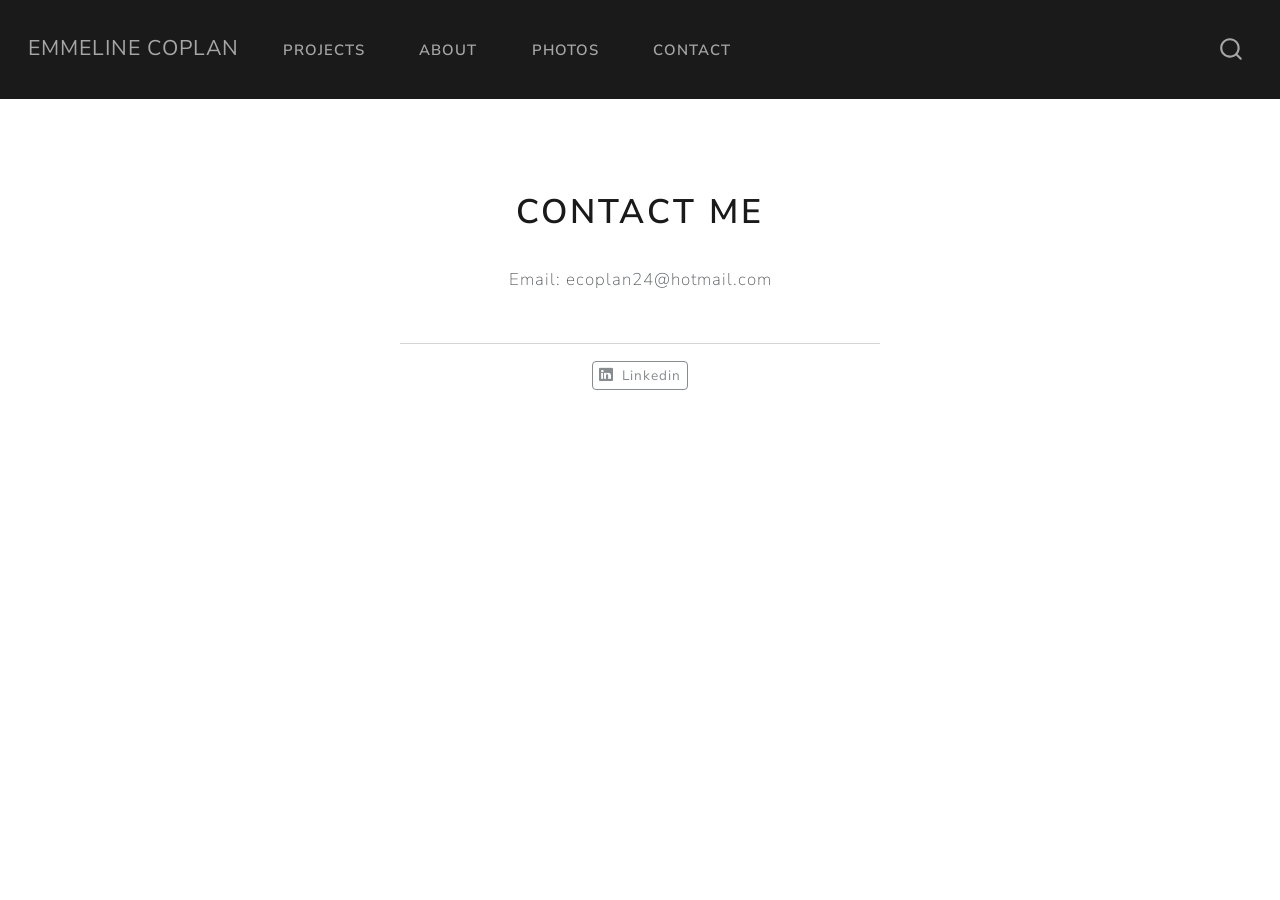
<file: contact.html>
<!DOCTYPE html>
<html xmlns="http://www.w3.org/1999/xhtml" lang="en" xml:lang="en"><head>

<meta charset="utf-8">
<meta name="generator" content="quarto-1.11.9">

<meta name="viewport" content="width=device-width, initial-scale=1.0, user-scalable=yes">


<title>Contact Me – Emmeline Coplan</title>
<style>
/* Default styles provided by pandoc.
** See https://pandoc.org/MANUAL.html#variables-for-html for config info.
*/
span.smallcaps{font-variant: small-caps;}
div.columns{display: flex; gap: 1.5em;}
div.column{flex: auto;}
@media screen {
div.columns{gap: min(4vw, 1.5em);}
div.column{overflow-x: auto;}
}
div.hanging-indent{margin-left: 1.5em; text-indent: -1.5em;}
ul.task-list{list-style: none;}
ul.task-list li input[type="checkbox"] {
  width: 0.8em;
  margin: 0 0.8em 0.2em -1em; /* quarto-specific, see https://github.com/quarto-dev/quarto-cli/issues/4556 */ 
  vertical-align: middle;
}
</style>


<script src="site_libs/quarto-nav/quarto-nav.js"></script>
<script src="site_libs/quarto-nav/headroom.min.js"></script>
<script src="site_libs/clipboard/clipboard.min.js"></script>
<script src="site_libs/quarto-search/autocomplete.umd.js"></script>
<script src="site_libs/quarto-search/fuse.min.js"></script>
<script src="site_libs/quarto-search/quarto-search.js"></script>
<meta name="quarto:offset" content="./">
<script src="site_libs/quarto-html/quarto.js" type="module"></script>
<script src="site_libs/quarto-html/tabsets/tabsets.js" type="module"></script>
<script src="site_libs/quarto-html/scrollable-regions/scrollable-regions.js" type="module"></script>
<script src="site_libs/quarto-html/popper.min.js"></script>
<script src="site_libs/quarto-html/tippy.umd.min.js"></script>
<link href="site_libs/quarto-html/tippy.css" rel="stylesheet">
<link href="site_libs/quarto-html/quarto-syntax-highlighting-63b5708e65d6cd79cd7618c58d0c21e7.css" rel="stylesheet" id="quarto-text-highlighting-styles">
<script src="site_libs/bootstrap/bootstrap.min.js"></script>
<link href="site_libs/bootstrap/bootstrap-icons.css" rel="stylesheet">
<link href="site_libs/bootstrap/bootstrap-82cbd601586de768cd45e35580f1d19c.min.css" rel="stylesheet" append-hash="true" id="quarto-bootstrap" data-mode="light">
<script id="quarto-search-options" type="application/json">{
  "location": "navbar",
  "copy-button": false,
  "collapse-after": 3,
  "panel-placement": "end",
  "type": "overlay",
  "limit": 50,
  "keyboard-shortcut": [
    "f",
    "/",
    "s"
  ],
  "show-item-context": false,
  "language": {
    "search-no-results-text": "No results",
    "search-matching-documents-text": "matching documents",
    "search-copy-link-title": "Copy link to search",
    "search-hide-matches-text": "Hide additional matches",
    "search-more-match-text": "more match in this document",
    "search-more-matches-text": "more matches in this document",
    "search-clear-button-title": "Clear",
    "search-text-placeholder": "",
    "search-detached-cancel-button-title": "Cancel",
    "search-submit-button-title": "Submit",
    "search-label": "Search"
  }
}</script>


<link rel="stylesheet" href="styles.css">
</head>

<body class="nav-fixed fullcontent quarto-light"><a id="quarto-skip-link" class="visually-hidden-focusable" href="#quarto-document-content">Skip to main content</a>

<div id="quarto-search-results"></div>
  <header id="quarto-header" class="headroom fixed-top">
    <nav class="navbar navbar-expand-lg " data-bs-theme="dark" aria-label="Site">
      <div class="navbar-container container-fluid">
      <div class="navbar-brand-container mx-auto">
    <a class="navbar-brand" href="./index.html">
    <span class="navbar-title">Emmeline Coplan</span>
    </a>
  </div>
          <button class="navbar-toggler" type="button" data-bs-toggle="collapse" data-bs-target="#navbarCollapse" aria-controls="navbarCollapse" aria-expanded="false" aria-label="Toggle navigation" onclick="if (window.quartoToggleHeadroom) { window.quartoToggleHeadroom(); }">
  <span class="navbar-toggler-icon"></span>
</button>
          <div class="collapse navbar-collapse" id="navbarCollapse">
            <ul class="navbar-nav navbar-nav-scroll me-auto">
  <li class="nav-item">
    <a class="nav-link" href="./projects.html"> 
<span class="menu-text">Projects</span></a>
  </li>  
  <li class="nav-item">
    <a class="nav-link" href="./about.html"> 
<span class="menu-text">About</span></a>
  </li>  
  <li class="nav-item">
    <a class="nav-link" href="./photos.html"> 
<span class="menu-text">Photos</span></a>
  </li>  
  <li class="nav-item">
    <a class="nav-link active" href="./contact.html" aria-current="page"> 
<span class="menu-text">Contact</span></a>
  </li>  
</ul>
          </div> <!-- /navcollapse -->
            <div class="quarto-navbar-tools">
</div>
            <div id="quarto-search" class="" title="Search"></div>
      </div> <!-- /container-fluid -->
    </nav>
</header>
<!-- content -->
<div id="quarto-content" class="quarto-container page-columns page-rows-contents page-layout-article page-navbar">
<!-- sidebar -->
<!-- margin-sidebar -->
    
<!-- main -->
<div class="quarto-about-jolla">
 <header id="title-block-header" class="quarto-title-block default">
<div class="quarto-title">
<h1 class="title">Contact Me</h1>
</div>
<div class="quarto-title-meta">
  </div>
</header><main class="content" id="quarto-document-content" tabindex="-1">
<p>Email: ecoplan24@hotmail.com</p>


</main> 
  <hr class="about-sep">
   <div class="about-links">
  <a href="https://www.linkedin.com/in/coplan560/" class="about-link" rel="" target="">
    <i class="bi bi-linkedin"></i>
     <span class="about-link-text">Linkedin</span>
  </a>
</div>
</div>
 <!-- /main -->
<script id="quarto-html-after-body" type="application/javascript">
  window.document.addEventListener("DOMContentLoaded", function (event) {
    const isCodeAnnotation = (el) => {
      for (const clz of el.classList) {
        if (clz.startsWith('code-annotation-')) {                     
          return true;
        }
      }
      return false;
    }
    const onCopySuccess = function(e) {
      // button target
      const button = e.trigger;
      // don't keep focus
      button.blur();
      // flash "checked"
      button.classList.add('code-copy-button-checked');
      var currentTitle = button.getAttribute("title");
      button.setAttribute("title", "Copied!");
      let tooltip;
      if (window.bootstrap) {
        button.setAttribute("data-bs-toggle", "tooltip");
        button.setAttribute("data-bs-placement", "left");
        button.setAttribute("data-bs-title", "Copied!");
        tooltip = new bootstrap.Tooltip(button, 
          { trigger: "manual", 
            customClass: "code-copy-button-tooltip",
            offset: [0, -8]});
        tooltip.show();    
      }
      setTimeout(function() {
        if (tooltip) {
          tooltip.hide();
          button.removeAttribute("data-bs-title");
          button.removeAttribute("data-bs-toggle");
          button.removeAttribute("data-bs-placement");
        }
        button.setAttribute("title", currentTitle);
        button.classList.remove('code-copy-button-checked');
      }, 1000);
      // clear code selection
      e.clearSelection();
    }
    const getTextToCopy = function(trigger) {
      const outerScaffold = trigger.parentElement.cloneNode(true);
      const codeEl = outerScaffold.querySelector('code');
      for (const childEl of codeEl.children) {
        if (isCodeAnnotation(childEl)) {
          childEl.remove();
        }
      }
      return codeEl.innerText;
    }
    const clipboard = new window.ClipboardJS('.code-copy-button:not([data-in-quarto-modal])', {
      text: getTextToCopy
    });
    clipboard.on('success', onCopySuccess);
    if (window.document.getElementById('quarto-embedded-source-code-modal')) {
      const clipboardModal = new window.ClipboardJS('.code-copy-button[data-in-quarto-modal]', {
        text: getTextToCopy,
        container: window.document.getElementById('quarto-embedded-source-code-modal')
      });
      clipboardModal.on('success', onCopySuccess);
    }
      var localhostRegex = new RegExp(/^(?:http|https):\/\/localhost\:?[0-9]*\//);
      var mailtoRegex = new RegExp(/^mailto:/);
        var filterRegex = new RegExp("https:\/\/ecoplan506\.github\.io\/");
      var isInternal = (href) => {
          return filterRegex.test(href) || localhostRegex.test(href) || mailtoRegex.test(href);
      }
      // Inspect non-navigation links and adorn them if external
      window.quartoDecorateExternalLinks = function (root) {
     var links = (root || window.document).querySelectorAll('a[href]:not(.nav-link):not(.navbar-brand):not(.toc-action):not(.sidebar-link):not(.sidebar-item-toggle):not(.pagination-link):not(.no-external):not([aria-hidden]):not(.dropdown-item):not(.quarto-navigation-tool):not(.about-link)');
      for (var i=0; i<links.length; i++) {
        const link = links[i];
        if (!isInternal(link.href)) {
          // undo the damage that might have been done by quarto-nav.js in the case of
          // links that we want to consider external
          if (link.dataset.originalHref !== undefined) {
            link.href = link.dataset.originalHref;
          }
          if (!link.classList.contains('no-external-icon')) {
          }
        }
      }
      };
      window.quartoDecorateExternalLinks(window.document);
    // Esc closes the popup (WCAG 1.4.13) and focus leaving both trigger and
    // popup closes it (WCAG 2.4.11); tippy handles neither for interactive popups.
    const hideOnEscAndFocusOut = {
      name: 'hideOnEscAndFocusOut',
      defaultValue: true,
      fn(instance) {
        const dismiss = () => {
          // A show scheduled by the trigger delay would otherwise reopen it
          instance.clearDelayTimeouts();
          instance.hide();
        };
        const onKeyDown = (event) => {
          if (event.key !== 'Escape') {
            return;
          }
          // Keep Esc from also reaching page handlers (e.g. reveal.js overview),
          // except an open reveal.js slide menu, which Esc should close too.
          // The menu handles keys only when its keyboard option is on.
          const menuHandlesEsc = window.Reveal?.getPlugin?.('menu')?.isOpen() &&
            window.Reveal.getConfig().menu?.keyboard !== false;
          if (!menuHandlesEsc) {
            event.stopPropagation();
          }
          if (instance.popper.contains(window.document.activeElement)) {
            // Disabled while refocusing so the focus trigger does not reopen it
            instance.disable();
            instance.reference.focus();
            instance.enable();
          }
          dismiss();
        };
        const onFocusOut = (event) => {
          const target = event.relatedTarget;
          if (target && !instance.reference.contains(target) &&
              !instance.popper.contains(target)) {
            dismiss();
          }
        };
        // On the trigger too: a click trigger (code-annotations: select) has no
        // blur handling. Attached for the instance's lifetime so leaving the
        // trigger also cancels a show still pending on the trigger delay.
        instance.reference.addEventListener('focusout', onFocusOut);
        return {
          onShow() {
            window.document.addEventListener('keydown', onKeyDown, true);
            instance.popper.addEventListener('focusout', onFocusOut);
          },
          onHide() {
            window.document.removeEventListener('keydown', onKeyDown, true);
            instance.popper.removeEventListener('focusout', onFocusOut);
          },
          onDestroy() {
            instance.reference.removeEventListener('focusout', onFocusOut);
          },
        };
      },
    };
    function tippyHover(el, contentFn, onTriggerFn, onUntriggerFn) {
      const config = {
        allowHTML: true,
        maxWidth: 500,
        delay: 100,
        arrow: false,
        appendTo: function(el) {
            return el.parentElement;
        },
        interactive: true,
        interactiveBorder: 10,
        theme: 'quarto',
        placement: 'bottom-start',
        plugins: [hideOnEscAndFocusOut],
      };
      if (contentFn) {
        config.content = contentFn;
      }
      if (onTriggerFn) {
        config.onTrigger = onTriggerFn;
      }
      if (onUntriggerFn) {
        config.onUntrigger = onUntriggerFn;
      }
      window.tippy(el, config); 
    }
    const noterefs = window.document.querySelectorAll('a[role="doc-noteref"]');
    for (var i=0; i<noterefs.length; i++) {
      const ref = noterefs[i];
      tippyHover(ref, function() {
        // use id or data attribute instead here
        let href = ref.getAttribute('data-footnote-href') || ref.getAttribute('href');
        try { href = new URL(href).hash; } catch {}
        const id = href.replace(/^#\/?/, "");
        const note = window.document.getElementById(id);
        if (note) {
          return note.innerHTML;
        } else {
          return "";
        }
      });
    }
    const xrefs = window.document.querySelectorAll('a.quarto-xref');
    const processXRef = (id, note) => {
      // Strip column container classes
      const stripColumnClz = (el) => {
        el.classList.remove("page-full", "page-columns");
        if (el.children) {
          for (const child of el.children) {
            stripColumnClz(child);
          }
        }
      }
      stripColumnClz(note)
      if (id === null || id.startsWith('sec-')) {
        // Special case sections, only their first couple elements
        const container = document.createElement("div");
        if (note.children && note.children.length > 2) {
          container.appendChild(note.children[0].cloneNode(true));
          for (let i = 1; i < note.children.length; i++) {
            const child = note.children[i];
            if (child.tagName === "P" && child.innerText === "") {
              continue;
            } else {
              container.appendChild(child.cloneNode(true));
              break;
            }
          }
          if (window.Quarto?.typesetMath) {
            window.Quarto.typesetMath(container);
          }
          return container.innerHTML
        } else {
          if (window.Quarto?.typesetMath) {
            window.Quarto.typesetMath(note);
          }
          return note.innerHTML;
        }
      } else {
        // Remove any anchor links if they are present
        const anchorLink = note.querySelector('a.anchorjs-link');
        if (anchorLink) {
          anchorLink.remove();
        }
        if (window.Quarto?.typesetMath) {
          window.Quarto.typesetMath(note);
        }
        if (note.classList.contains("callout")) {
          return note.outerHTML;
        } else {
          return note.innerHTML;
        }
      }
    }
    for (var i=0; i<xrefs.length; i++) {
      const xref = xrefs[i];
      tippyHover(xref, undefined, function(instance) {
        instance.disable();
        let url = xref.getAttribute('href');
        let hash = undefined; 
        if (url.startsWith('#')) {
          hash = url;
        } else {
          try { hash = new URL(url).hash; } catch {}
        }
        if (hash) {
          const id = hash.replace(/^#\/?/, "");
          const note = window.document.getElementById(id);
          if (note !== null) {
            try {
              const html = processXRef(id, note.cloneNode(true));
              instance.setContent(html);
            } finally {
              instance.enable();
              instance.show();
            }
          } else {
            // See if we can fetch this
            fetch(url.split('#')[0])
            .then(res => res.text())
            .then(html => {
              const parser = new DOMParser();
              const htmlDoc = parser.parseFromString(html, "text/html");
              const note = htmlDoc.getElementById(id);
              if (note !== null) {
                const html = processXRef(id, note);
                instance.setContent(html);
              } 
            }).finally(() => {
              instance.enable();
              instance.show();
            });
          }
        } else {
          // See if we can fetch a full url (with no hash to target)
          // This is a special case and we should probably do some content thinning / targeting
          fetch(url)
          .then(res => res.text())
          .then(html => {
            const parser = new DOMParser();
            const htmlDoc = parser.parseFromString(html, "text/html");
            const note = htmlDoc.querySelector('main.content');
            if (note !== null) {
              // This should only happen for chapter cross references
              // (since there is no id in the URL)
              // remove the first header
              if (note.children.length > 0 && note.children[0].tagName === "HEADER") {
                note.children[0].remove();
              }
              const html = processXRef(null, note);
              instance.setContent(html);
            } 
          }).finally(() => {
            instance.enable();
            instance.show();
          });
        }
      }, function(instance) {
      });
    }
        let selectedAnnoteEl;
        const selectorForAnnotation = ( cell, annotation) => {
          let cellAttr = 'data-code-cell="' + cell + '"';
          let lineAttr = 'data-code-annotation="' +  annotation + '"';
          const selector = 'span[' + cellAttr + '][' + lineAttr + ']';
          return selector;
        }
        const selectCodeLines = (annoteEl) => {
          const doc = window.document;
          const targetCell = annoteEl.getAttribute("data-target-cell");
          const targetAnnotation = annoteEl.getAttribute("data-target-annotation");
          const annoteSpan = window.document.querySelector(selectorForAnnotation(targetCell, targetAnnotation));
          const lines = annoteSpan.getAttribute("data-code-lines").split(",");
          const lineIds = lines.map((line) => {
            return targetCell + "-" + line;
          })
          // Each band is positioned against its own containing block, which is
          // not the offsetParent of the lines, so place it from client rects.
          const placeBand = (band, firstEl, lastEl, codeBlock) => {
            const container = band.offsetParent;
            if (container === null) {
              return;
            }
            const containerRect = container.getBoundingClientRect();
            // Reveal.js scales slides with a transform, so convert client
            // pixels back to the CSS pixels of the container.
            const scale = containerRect.height / container.offsetHeight || 1;
            const firstRect = firstEl.getBoundingClientRect();
            const lastRect = lastEl.getBoundingClientRect();
            const top = (firstRect.top - containerRect.top) / scale - container.clientTop + container.scrollTop;
            const height = (lastRect.bottom - firstRect.top) / scale;
            band.style.top = top - 2 + "px";
            band.style.height = height + 4 + "px";
            if (codeBlock) {
              // Without the copy button wrapper, the containing block is wider
              // than the code block, so span the code block explicitly.
              const blockRect = codeBlock.getBoundingClientRect();
              band.style.left = (blockRect.left - containerRect.left) / scale - container.clientLeft + container.scrollLeft + "px";
              band.style.width = blockRect.width / scale + "px";
            }
          };
          if (lineIds.length > 0) {
            const el = window.document.getElementById(lineIds[0]);
            const lastEl = window.document.getElementById(lineIds[lineIds.length - 1]);
            const parent = el.parentElement.parentElement;
            // cook up a div (if necessary) and position it
            let div = window.document.getElementById("code-annotation-line-highlight");
            if (div === null) {
              div = window.document.createElement("div");
              div.setAttribute("id", "code-annotation-line-highlight");
              div.style.position = 'absolute';
              parent.appendChild(div);
            }
            placeBand(div, el, lastEl, parent.closest("div.sourceCode") || parent);
            let gutterDiv = window.document.getElementById("code-annotation-line-highlight-gutter");
            if (gutterDiv === null) {
              gutterDiv = window.document.createElement("div");
              gutterDiv.setAttribute("id", "code-annotation-line-highlight-gutter");
              gutterDiv.style.position = 'absolute';
              const codeCell = window.document.getElementById(targetCell);
              const gutter = codeCell.querySelector('.code-annotation-gutter');
              gutter.appendChild(gutterDiv);
            }
            placeBand(gutterDiv, el, lastEl);
            selectedAnnoteEl = annoteEl;
          }
        };
        const unselectCodeLines = () => {
          const elementsIds = ["code-annotation-line-highlight", "code-annotation-line-highlight-gutter"];
          elementsIds.forEach((elId) => {
            const div = window.document.getElementById(elId);
            if (div) {
              div.remove();
            }
          });
          selectedAnnoteEl = undefined;
        };
          // Handle positioning of the toggle
      window.addEventListener(
        "resize",
        throttle(() => {
          elRect = undefined;
          if (selectedAnnoteEl) {
            selectCodeLines(selectedAnnoteEl);
          }
        }, 10)
      );
      function throttle(fn, ms) {
      let throttle = false;
      let timer;
        return (...args) => {
          if(!throttle) { // first call gets through
              fn.apply(this, args);
              throttle = true;
          } else { // all the others get throttled
              if(timer) clearTimeout(timer); // cancel #2
              timer = setTimeout(() => {
                fn.apply(this, args);
                timer = throttle = false;
              }, ms);
          }
        };
      }
        // Attach click handler to the DT
        const annoteDls = window.document.querySelectorAll('dt[data-target-cell]');
        for (const annoteDlNode of annoteDls) {
          annoteDlNode.addEventListener('click', (event) => {
            const clickedEl = event.target;
            if (clickedEl !== selectedAnnoteEl) {
              unselectCodeLines();
              const activeEl = window.document.querySelector('dt[data-target-cell].code-annotation-active');
              if (activeEl) {
                activeEl.classList.remove('code-annotation-active');
              }
              selectCodeLines(clickedEl);
              clickedEl.classList.add('code-annotation-active');
            } else {
              // Unselect the line
              unselectCodeLines();
              clickedEl.classList.remove('code-annotation-active');
            }
          });
        }
    const findCites = (el) => {
      const parentEl = el.parentElement;
      if (parentEl) {
        const cites = parentEl.dataset.cites;
        if (cites) {
          return {
            el,
            cites: cites.split(' ')
          };
        } else {
          return findCites(el.parentElement)
        }
      } else {
        return undefined;
      }
    };
    var bibliorefs = window.document.querySelectorAll('a[role="doc-biblioref"]');
    for (var i=0; i<bibliorefs.length; i++) {
      const ref = bibliorefs[i];
      const citeInfo = findCites(ref);
      if (citeInfo) {
        tippyHover(citeInfo.el, function() {
          var popup = window.document.createElement('div');
          citeInfo.cites.forEach(function(cite) {
            var citeDiv = window.document.createElement('div');
            citeDiv.classList.add('hanging-indent');
            citeDiv.classList.add('csl-entry');
            var biblioDiv = window.document.getElementById('ref-' + cite);
            if (biblioDiv) {
              citeDiv.innerHTML = biblioDiv.innerHTML;
            }
            popup.appendChild(citeDiv);
          });
          return popup.innerHTML;
        });
      }
    }
  });
  </script>
  <script type="application/javascript">
  window.quartoScrollableRegionsLabels = {"code":"Scrollable code","output":"Scrollable output"};
  </script>
</div> <!-- /content -->




</body></html>
</file>
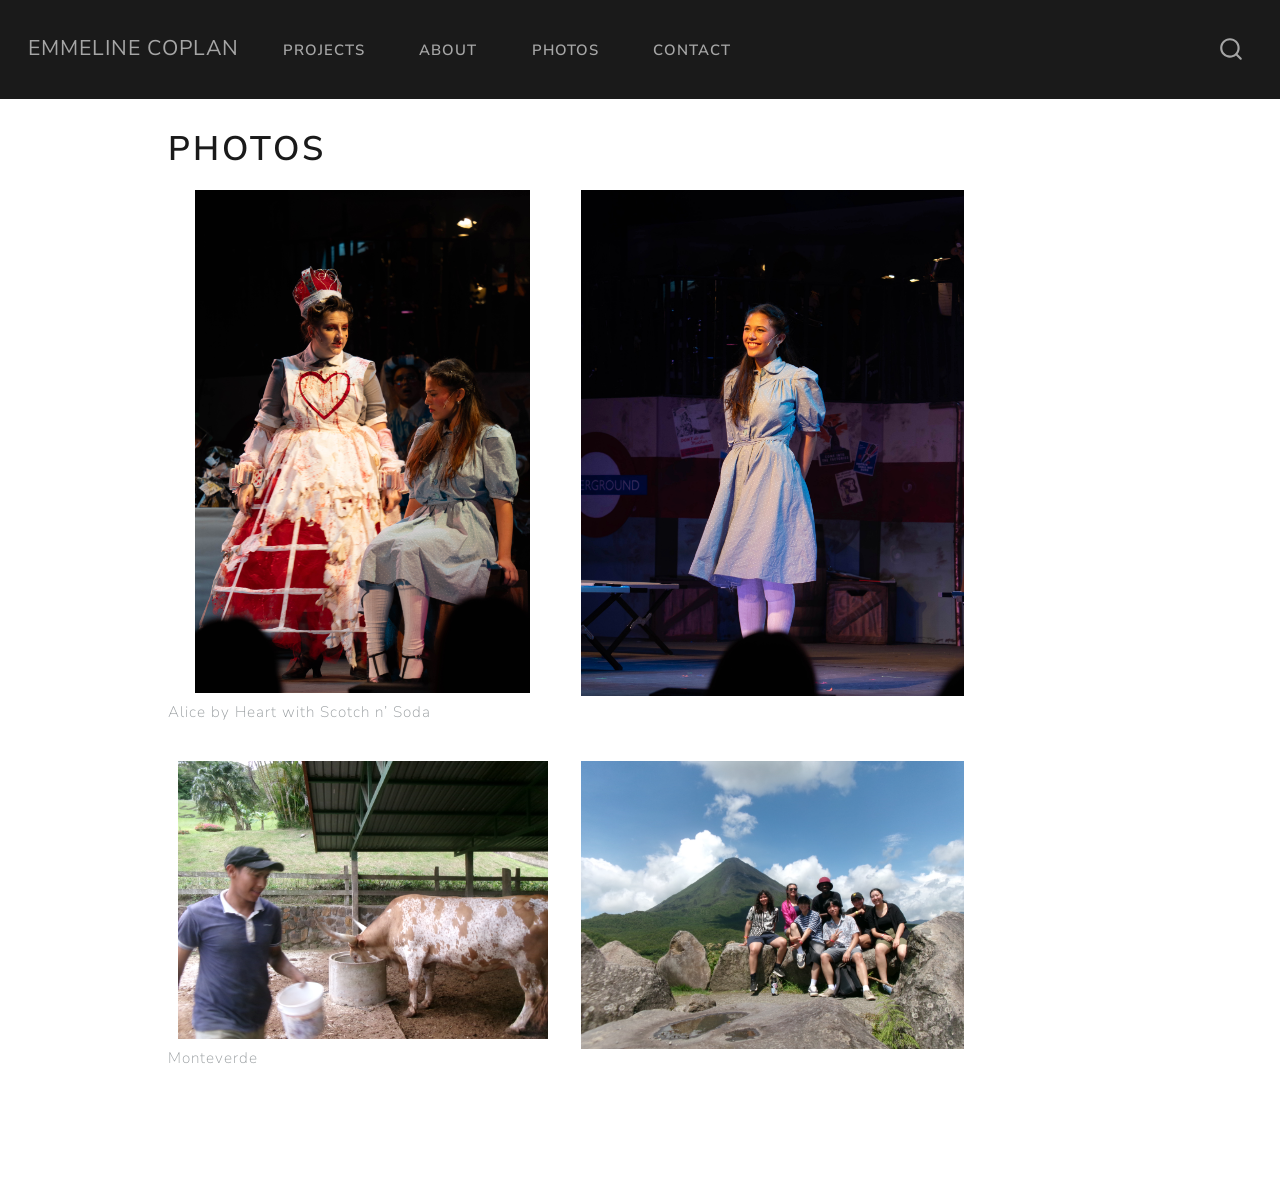
<file: photos.html>
<!DOCTYPE html>
<html xmlns="http://www.w3.org/1999/xhtml" lang="en" xml:lang="en"><head>

<meta charset="utf-8">
<meta name="generator" content="quarto-1.11.9">

<meta name="viewport" content="width=device-width, initial-scale=1.0, user-scalable=yes">


<title>Photos – Emmeline Coplan</title>
<style>
/* Default styles provided by pandoc.
** See https://pandoc.org/MANUAL.html#variables-for-html for config info.
*/
span.smallcaps{font-variant: small-caps;}
div.columns{display: flex; gap: 1.5em;}
div.column{flex: auto;}
@media screen {
div.columns{gap: min(4vw, 1.5em);}
div.column{overflow-x: auto;}
}
div.hanging-indent{margin-left: 1.5em; text-indent: -1.5em;}
ul.task-list{list-style: none;}
ul.task-list li input[type="checkbox"] {
  width: 0.8em;
  margin: 0 0.8em 0.2em -1em; /* quarto-specific, see https://github.com/quarto-dev/quarto-cli/issues/4556 */ 
  vertical-align: middle;
}
</style>


<script src="site_libs/quarto-nav/quarto-nav.js"></script>
<script src="site_libs/quarto-nav/headroom.min.js"></script>
<script src="site_libs/clipboard/clipboard.min.js"></script>
<script src="site_libs/quarto-search/autocomplete.umd.js"></script>
<script src="site_libs/quarto-search/fuse.min.js"></script>
<script src="site_libs/quarto-search/quarto-search.js"></script>
<meta name="quarto:offset" content="./">
<script src="site_libs/quarto-html/quarto.js" type="module"></script>
<script src="site_libs/quarto-html/tabsets/tabsets.js" type="module"></script>
<script src="site_libs/quarto-html/scrollable-regions/scrollable-regions.js" type="module"></script>
<script src="site_libs/quarto-html/popper.min.js"></script>
<script src="site_libs/quarto-html/tippy.umd.min.js"></script>
<script src="site_libs/quarto-html/anchor.min.js"></script>
<link href="site_libs/quarto-html/tippy.css" rel="stylesheet">
<link href="site_libs/quarto-html/quarto-syntax-highlighting-63b5708e65d6cd79cd7618c58d0c21e7.css" rel="stylesheet" id="quarto-text-highlighting-styles">
<script src="site_libs/bootstrap/bootstrap.min.js"></script>
<link href="site_libs/bootstrap/bootstrap-icons.css" rel="stylesheet">
<link href="site_libs/bootstrap/bootstrap-82cbd601586de768cd45e35580f1d19c.min.css" rel="stylesheet" append-hash="true" id="quarto-bootstrap" data-mode="light">
<script id="quarto-search-options" type="application/json">{
  "location": "navbar",
  "copy-button": false,
  "collapse-after": 3,
  "panel-placement": "end",
  "type": "overlay",
  "limit": 50,
  "keyboard-shortcut": [
    "f",
    "/",
    "s"
  ],
  "show-item-context": false,
  "language": {
    "search-no-results-text": "No results",
    "search-matching-documents-text": "matching documents",
    "search-copy-link-title": "Copy link to search",
    "search-hide-matches-text": "Hide additional matches",
    "search-more-match-text": "more match in this document",
    "search-more-matches-text": "more matches in this document",
    "search-clear-button-title": "Clear",
    "search-text-placeholder": "",
    "search-detached-cancel-button-title": "Cancel",
    "search-submit-button-title": "Submit",
    "search-label": "Search"
  }
}</script>


<link rel="stylesheet" href="styles.css">
</head>

<body class="nav-fixed quarto-light"><a id="quarto-skip-link" class="visually-hidden-focusable" href="#quarto-document-content">Skip to main content</a>

<div id="quarto-search-results"></div>
  <header id="quarto-header" class="headroom fixed-top">
    <nav class="navbar navbar-expand-lg " data-bs-theme="dark" aria-label="Site">
      <div class="navbar-container container-fluid">
      <div class="navbar-brand-container mx-auto">
    <a class="navbar-brand" href="./index.html">
    <span class="navbar-title">Emmeline Coplan</span>
    </a>
  </div>
          <button class="navbar-toggler" type="button" data-bs-toggle="collapse" data-bs-target="#navbarCollapse" aria-controls="navbarCollapse" aria-expanded="false" aria-label="Toggle navigation" onclick="if (window.quartoToggleHeadroom) { window.quartoToggleHeadroom(); }">
  <span class="navbar-toggler-icon"></span>
</button>
          <div class="collapse navbar-collapse" id="navbarCollapse">
            <ul class="navbar-nav navbar-nav-scroll me-auto">
  <li class="nav-item">
    <a class="nav-link" href="./projects.html"> 
<span class="menu-text">Projects</span></a>
  </li>  
  <li class="nav-item">
    <a class="nav-link" href="./about.html"> 
<span class="menu-text">About</span></a>
  </li>  
  <li class="nav-item">
    <a class="nav-link active" href="./photos.html" aria-current="page"> 
<span class="menu-text">Photos</span></a>
  </li>  
  <li class="nav-item">
    <a class="nav-link" href="./contact.html"> 
<span class="menu-text">Contact</span></a>
  </li>  
</ul>
          </div> <!-- /navcollapse -->
            <div class="quarto-navbar-tools">
</div>
            <div id="quarto-search" class="" title="Search"></div>
      </div> <!-- /container-fluid -->
    </nav>
</header>
<!-- content -->
<div id="quarto-content" class="quarto-container page-columns page-rows-contents page-layout-article page-navbar">
<!-- sidebar -->
<!-- margin-sidebar -->
    <div id="quarto-margin-sidebar" class="sidebar margin-sidebar zindex-bottom">
        
    </div>
<!-- main -->
<main class="content" id="quarto-document-content" tabindex="-1">

<header id="title-block-header" class="quarto-title-block default">
<div class="quarto-title">
<h1 class="title">Photos</h1>
</div>



<div class="quarto-title-meta">

    
  
    
  </div>
  


</header>


<div class="quarto-layout-panel" data-layout-ncol="2">
<div class="quarto-layout-row">
<div class="quarto-layout-cell" style="flex-basis: 50.0%;justify-content: flex-start;">
<div class="quarto-figure quarto-figure-center">
<figure class="figure">
<p><img src="photo1.jpeg" class="img-fluid figure-img" style="width:86.0%"></p>
<figcaption>Alice by Heart with Scotch n’ Soda</figcaption>
</figure>
</div>
</div>
<div class="quarto-layout-cell" style="flex-basis: 50.0%;justify-content: center;">
<p><img src="photo2.jpg" class="img-fluid"></p>
</div>
</div>
</div>
<div class="quarto-layout-panel" data-layout-ncol="2">
<div class="quarto-layout-row">
<div class="quarto-layout-cell" style="flex-basis: 50.0%;justify-content: flex-start;">
<div class="quarto-figure quarto-figure-center">
<figure class="figure">
<p><img src="photo3.jpg" class="img-fluid figure-img" style="width:95.0%"></p>
<figcaption>Monteverde</figcaption>
</figure>
</div>
</div>
<div class="quarto-layout-cell" style="flex-basis: 50.0%;justify-content: center;">
<p><img src="photo4.jpg" class="img-fluid"></p>
</div>
</div>
</div>



</main> <!-- /main -->
<script id="quarto-html-after-body" type="application/javascript">
  window.document.addEventListener("DOMContentLoaded", function (event) {
    const icon = "";
    const anchorJS = new window.AnchorJS();
    anchorJS.options = {
      placement: 'right',
      icon: icon
    };
    anchorJS.add('.anchored');
    const isCodeAnnotation = (el) => {
      for (const clz of el.classList) {
        if (clz.startsWith('code-annotation-')) {                     
          return true;
        }
      }
      return false;
    }
    const onCopySuccess = function(e) {
      // button target
      const button = e.trigger;
      // don't keep focus
      button.blur();
      // flash "checked"
      button.classList.add('code-copy-button-checked');
      var currentTitle = button.getAttribute("title");
      button.setAttribute("title", "Copied!");
      let tooltip;
      if (window.bootstrap) {
        button.setAttribute("data-bs-toggle", "tooltip");
        button.setAttribute("data-bs-placement", "left");
        button.setAttribute("data-bs-title", "Copied!");
        tooltip = new bootstrap.Tooltip(button, 
          { trigger: "manual", 
            customClass: "code-copy-button-tooltip",
            offset: [0, -8]});
        tooltip.show();    
      }
      setTimeout(function() {
        if (tooltip) {
          tooltip.hide();
          button.removeAttribute("data-bs-title");
          button.removeAttribute("data-bs-toggle");
          button.removeAttribute("data-bs-placement");
        }
        button.setAttribute("title", currentTitle);
        button.classList.remove('code-copy-button-checked');
      }, 1000);
      // clear code selection
      e.clearSelection();
    }
    const getTextToCopy = function(trigger) {
      const outerScaffold = trigger.parentElement.cloneNode(true);
      const codeEl = outerScaffold.querySelector('code');
      for (const childEl of codeEl.children) {
        if (isCodeAnnotation(childEl)) {
          childEl.remove();
        }
      }
      return codeEl.innerText;
    }
    const clipboard = new window.ClipboardJS('.code-copy-button:not([data-in-quarto-modal])', {
      text: getTextToCopy
    });
    clipboard.on('success', onCopySuccess);
    if (window.document.getElementById('quarto-embedded-source-code-modal')) {
      const clipboardModal = new window.ClipboardJS('.code-copy-button[data-in-quarto-modal]', {
        text: getTextToCopy,
        container: window.document.getElementById('quarto-embedded-source-code-modal')
      });
      clipboardModal.on('success', onCopySuccess);
    }
      var localhostRegex = new RegExp(/^(?:http|https):\/\/localhost\:?[0-9]*\//);
      var mailtoRegex = new RegExp(/^mailto:/);
        var filterRegex = new RegExp("https:\/\/ecoplan506\.github\.io\/");
      var isInternal = (href) => {
          return filterRegex.test(href) || localhostRegex.test(href) || mailtoRegex.test(href);
      }
      // Inspect non-navigation links and adorn them if external
      window.quartoDecorateExternalLinks = function (root) {
     var links = (root || window.document).querySelectorAll('a[href]:not(.nav-link):not(.navbar-brand):not(.toc-action):not(.sidebar-link):not(.sidebar-item-toggle):not(.pagination-link):not(.no-external):not([aria-hidden]):not(.dropdown-item):not(.quarto-navigation-tool):not(.about-link)');
      for (var i=0; i<links.length; i++) {
        const link = links[i];
        if (!isInternal(link.href)) {
          // undo the damage that might have been done by quarto-nav.js in the case of
          // links that we want to consider external
          if (link.dataset.originalHref !== undefined) {
            link.href = link.dataset.originalHref;
          }
          if (!link.classList.contains('no-external-icon')) {
          }
        }
      }
      };
      window.quartoDecorateExternalLinks(window.document);
    // Esc closes the popup (WCAG 1.4.13) and focus leaving both trigger and
    // popup closes it (WCAG 2.4.11); tippy handles neither for interactive popups.
    const hideOnEscAndFocusOut = {
      name: 'hideOnEscAndFocusOut',
      defaultValue: true,
      fn(instance) {
        const dismiss = () => {
          // A show scheduled by the trigger delay would otherwise reopen it
          instance.clearDelayTimeouts();
          instance.hide();
        };
        const onKeyDown = (event) => {
          if (event.key !== 'Escape') {
            return;
          }
          // Keep Esc from also reaching page handlers (e.g. reveal.js overview),
          // except an open reveal.js slide menu, which Esc should close too.
          // The menu handles keys only when its keyboard option is on.
          const menuHandlesEsc = window.Reveal?.getPlugin?.('menu')?.isOpen() &&
            window.Reveal.getConfig().menu?.keyboard !== false;
          if (!menuHandlesEsc) {
            event.stopPropagation();
          }
          if (instance.popper.contains(window.document.activeElement)) {
            // Disabled while refocusing so the focus trigger does not reopen it
            instance.disable();
            instance.reference.focus();
            instance.enable();
          }
          dismiss();
        };
        const onFocusOut = (event) => {
          const target = event.relatedTarget;
          if (target && !instance.reference.contains(target) &&
              !instance.popper.contains(target)) {
            dismiss();
          }
        };
        // On the trigger too: a click trigger (code-annotations: select) has no
        // blur handling. Attached for the instance's lifetime so leaving the
        // trigger also cancels a show still pending on the trigger delay.
        instance.reference.addEventListener('focusout', onFocusOut);
        return {
          onShow() {
            window.document.addEventListener('keydown', onKeyDown, true);
            instance.popper.addEventListener('focusout', onFocusOut);
          },
          onHide() {
            window.document.removeEventListener('keydown', onKeyDown, true);
            instance.popper.removeEventListener('focusout', onFocusOut);
          },
          onDestroy() {
            instance.reference.removeEventListener('focusout', onFocusOut);
          },
        };
      },
    };
    function tippyHover(el, contentFn, onTriggerFn, onUntriggerFn) {
      const config = {
        allowHTML: true,
        maxWidth: 500,
        delay: 100,
        arrow: false,
        appendTo: function(el) {
            return el.parentElement;
        },
        interactive: true,
        interactiveBorder: 10,
        theme: 'quarto',
        placement: 'bottom-start',
        plugins: [hideOnEscAndFocusOut],
      };
      if (contentFn) {
        config.content = contentFn;
      }
      if (onTriggerFn) {
        config.onTrigger = onTriggerFn;
      }
      if (onUntriggerFn) {
        config.onUntrigger = onUntriggerFn;
      }
      window.tippy(el, config); 
    }
    const noterefs = window.document.querySelectorAll('a[role="doc-noteref"]');
    for (var i=0; i<noterefs.length; i++) {
      const ref = noterefs[i];
      tippyHover(ref, function() {
        // use id or data attribute instead here
        let href = ref.getAttribute('data-footnote-href') || ref.getAttribute('href');
        try { href = new URL(href).hash; } catch {}
        const id = href.replace(/^#\/?/, "");
        const note = window.document.getElementById(id);
        if (note) {
          return note.innerHTML;
        } else {
          return "";
        }
      });
    }
    const xrefs = window.document.querySelectorAll('a.quarto-xref');
    const processXRef = (id, note) => {
      // Strip column container classes
      const stripColumnClz = (el) => {
        el.classList.remove("page-full", "page-columns");
        if (el.children) {
          for (const child of el.children) {
            stripColumnClz(child);
          }
        }
      }
      stripColumnClz(note)
      if (id === null || id.startsWith('sec-')) {
        // Special case sections, only their first couple elements
        const container = document.createElement("div");
        if (note.children && note.children.length > 2) {
          container.appendChild(note.children[0].cloneNode(true));
          for (let i = 1; i < note.children.length; i++) {
            const child = note.children[i];
            if (child.tagName === "P" && child.innerText === "") {
              continue;
            } else {
              container.appendChild(child.cloneNode(true));
              break;
            }
          }
          if (window.Quarto?.typesetMath) {
            window.Quarto.typesetMath(container);
          }
          return container.innerHTML
        } else {
          if (window.Quarto?.typesetMath) {
            window.Quarto.typesetMath(note);
          }
          return note.innerHTML;
        }
      } else {
        // Remove any anchor links if they are present
        const anchorLink = note.querySelector('a.anchorjs-link');
        if (anchorLink) {
          anchorLink.remove();
        }
        if (window.Quarto?.typesetMath) {
          window.Quarto.typesetMath(note);
        }
        if (note.classList.contains("callout")) {
          return note.outerHTML;
        } else {
          return note.innerHTML;
        }
      }
    }
    for (var i=0; i<xrefs.length; i++) {
      const xref = xrefs[i];
      tippyHover(xref, undefined, function(instance) {
        instance.disable();
        let url = xref.getAttribute('href');
        let hash = undefined; 
        if (url.startsWith('#')) {
          hash = url;
        } else {
          try { hash = new URL(url).hash; } catch {}
        }
        if (hash) {
          const id = hash.replace(/^#\/?/, "");
          const note = window.document.getElementById(id);
          if (note !== null) {
            try {
              const html = processXRef(id, note.cloneNode(true));
              instance.setContent(html);
            } finally {
              instance.enable();
              instance.show();
            }
          } else {
            // See if we can fetch this
            fetch(url.split('#')[0])
            .then(res => res.text())
            .then(html => {
              const parser = new DOMParser();
              const htmlDoc = parser.parseFromString(html, "text/html");
              const note = htmlDoc.getElementById(id);
              if (note !== null) {
                const html = processXRef(id, note);
                instance.setContent(html);
              } 
            }).finally(() => {
              instance.enable();
              instance.show();
            });
          }
        } else {
          // See if we can fetch a full url (with no hash to target)
          // This is a special case and we should probably do some content thinning / targeting
          fetch(url)
          .then(res => res.text())
          .then(html => {
            const parser = new DOMParser();
            const htmlDoc = parser.parseFromString(html, "text/html");
            const note = htmlDoc.querySelector('main.content');
            if (note !== null) {
              // This should only happen for chapter cross references
              // (since there is no id in the URL)
              // remove the first header
              if (note.children.length > 0 && note.children[0].tagName === "HEADER") {
                note.children[0].remove();
              }
              const html = processXRef(null, note);
              instance.setContent(html);
            } 
          }).finally(() => {
            instance.enable();
            instance.show();
          });
        }
      }, function(instance) {
      });
    }
        let selectedAnnoteEl;
        const selectorForAnnotation = ( cell, annotation) => {
          let cellAttr = 'data-code-cell="' + cell + '"';
          let lineAttr = 'data-code-annotation="' +  annotation + '"';
          const selector = 'span[' + cellAttr + '][' + lineAttr + ']';
          return selector;
        }
        const selectCodeLines = (annoteEl) => {
          const doc = window.document;
          const targetCell = annoteEl.getAttribute("data-target-cell");
          const targetAnnotation = annoteEl.getAttribute("data-target-annotation");
          const annoteSpan = window.document.querySelector(selectorForAnnotation(targetCell, targetAnnotation));
          const lines = annoteSpan.getAttribute("data-code-lines").split(",");
          const lineIds = lines.map((line) => {
            return targetCell + "-" + line;
          })
          // Each band is positioned against its own containing block, which is
          // not the offsetParent of the lines, so place it from client rects.
          const placeBand = (band, firstEl, lastEl, codeBlock) => {
            const container = band.offsetParent;
            if (container === null) {
              return;
            }
            const containerRect = container.getBoundingClientRect();
            // Reveal.js scales slides with a transform, so convert client
            // pixels back to the CSS pixels of the container.
            const scale = containerRect.height / container.offsetHeight || 1;
            const firstRect = firstEl.getBoundingClientRect();
            const lastRect = lastEl.getBoundingClientRect();
            const top = (firstRect.top - containerRect.top) / scale - container.clientTop + container.scrollTop;
            const height = (lastRect.bottom - firstRect.top) / scale;
            band.style.top = top - 2 + "px";
            band.style.height = height + 4 + "px";
            if (codeBlock) {
              // Without the copy button wrapper, the containing block is wider
              // than the code block, so span the code block explicitly.
              const blockRect = codeBlock.getBoundingClientRect();
              band.style.left = (blockRect.left - containerRect.left) / scale - container.clientLeft + container.scrollLeft + "px";
              band.style.width = blockRect.width / scale + "px";
            }
          };
          if (lineIds.length > 0) {
            const el = window.document.getElementById(lineIds[0]);
            const lastEl = window.document.getElementById(lineIds[lineIds.length - 1]);
            const parent = el.parentElement.parentElement;
            // cook up a div (if necessary) and position it
            let div = window.document.getElementById("code-annotation-line-highlight");
            if (div === null) {
              div = window.document.createElement("div");
              div.setAttribute("id", "code-annotation-line-highlight");
              div.style.position = 'absolute';
              parent.appendChild(div);
            }
            placeBand(div, el, lastEl, parent.closest("div.sourceCode") || parent);
            let gutterDiv = window.document.getElementById("code-annotation-line-highlight-gutter");
            if (gutterDiv === null) {
              gutterDiv = window.document.createElement("div");
              gutterDiv.setAttribute("id", "code-annotation-line-highlight-gutter");
              gutterDiv.style.position = 'absolute';
              const codeCell = window.document.getElementById(targetCell);
              const gutter = codeCell.querySelector('.code-annotation-gutter');
              gutter.appendChild(gutterDiv);
            }
            placeBand(gutterDiv, el, lastEl);
            selectedAnnoteEl = annoteEl;
          }
        };
        const unselectCodeLines = () => {
          const elementsIds = ["code-annotation-line-highlight", "code-annotation-line-highlight-gutter"];
          elementsIds.forEach((elId) => {
            const div = window.document.getElementById(elId);
            if (div) {
              div.remove();
            }
          });
          selectedAnnoteEl = undefined;
        };
          // Handle positioning of the toggle
      window.addEventListener(
        "resize",
        throttle(() => {
          elRect = undefined;
          if (selectedAnnoteEl) {
            selectCodeLines(selectedAnnoteEl);
          }
        }, 10)
      );
      function throttle(fn, ms) {
      let throttle = false;
      let timer;
        return (...args) => {
          if(!throttle) { // first call gets through
              fn.apply(this, args);
              throttle = true;
          } else { // all the others get throttled
              if(timer) clearTimeout(timer); // cancel #2
              timer = setTimeout(() => {
                fn.apply(this, args);
                timer = throttle = false;
              }, ms);
          }
        };
      }
        // Attach click handler to the DT
        const annoteDls = window.document.querySelectorAll('dt[data-target-cell]');
        for (const annoteDlNode of annoteDls) {
          annoteDlNode.addEventListener('click', (event) => {
            const clickedEl = event.target;
            if (clickedEl !== selectedAnnoteEl) {
              unselectCodeLines();
              const activeEl = window.document.querySelector('dt[data-target-cell].code-annotation-active');
              if (activeEl) {
                activeEl.classList.remove('code-annotation-active');
              }
              selectCodeLines(clickedEl);
              clickedEl.classList.add('code-annotation-active');
            } else {
              // Unselect the line
              unselectCodeLines();
              clickedEl.classList.remove('code-annotation-active');
            }
          });
        }
    const findCites = (el) => {
      const parentEl = el.parentElement;
      if (parentEl) {
        const cites = parentEl.dataset.cites;
        if (cites) {
          return {
            el,
            cites: cites.split(' ')
          };
        } else {
          return findCites(el.parentElement)
        }
      } else {
        return undefined;
      }
    };
    var bibliorefs = window.document.querySelectorAll('a[role="doc-biblioref"]');
    for (var i=0; i<bibliorefs.length; i++) {
      const ref = bibliorefs[i];
      const citeInfo = findCites(ref);
      if (citeInfo) {
        tippyHover(citeInfo.el, function() {
          var popup = window.document.createElement('div');
          citeInfo.cites.forEach(function(cite) {
            var citeDiv = window.document.createElement('div');
            citeDiv.classList.add('hanging-indent');
            citeDiv.classList.add('csl-entry');
            var biblioDiv = window.document.getElementById('ref-' + cite);
            if (biblioDiv) {
              citeDiv.innerHTML = biblioDiv.innerHTML;
            }
            popup.appendChild(citeDiv);
          });
          return popup.innerHTML;
        });
      }
    }
  });
  </script>
  <script type="application/javascript">
  window.quartoScrollableRegionsLabels = {"code":"Scrollable code","output":"Scrollable output"};
  </script>
</div> <!-- /content -->




</body></html>
</file>
<file: site_libs/quarto-html/tippy.css>
.tippy-box[data-animation=fade][data-state=hidden]{opacity:0}[data-tippy-root]{max-width:calc(100vw - 10px)}.tippy-box{position:relative;background-color:#333;color:#fff;border-radius:4px;font-size:14px;line-height:1.4;white-space:normal;outline:0;transition-property:transform,visibility,opacity}.tippy-box[data-placement^=top]>.tippy-arrow{bottom:0}.tippy-box[data-placement^=top]>.tippy-arrow:before{bottom:-7px;left:0;border-width:8px 8px 0;border-top-color:initial;transform-origin:center top}.tippy-box[data-placement^=bottom]>.tippy-arrow{top:0}.tippy-box[data-placement^=bottom]>.tippy-arrow:before{top:-7px;left:0;border-width:0 8px 8px;border-bottom-color:initial;transform-origin:center bottom}.tippy-box[data-placement^=left]>.tippy-arrow{right:0}.tippy-box[data-placement^=left]>.tippy-arrow:before{border-width:8px 0 8px 8px;border-left-color:initial;right:-7px;transform-origin:center left}.tippy-box[data-placement^=right]>.tippy-arrow{left:0}.tippy-box[data-placement^=right]>.tippy-arrow:before{left:-7px;border-width:8px 8px 8px 0;border-right-color:initial;transform-origin:center right}.tippy-box[data-inertia][data-state=visible]{transition-timing-function:cubic-bezier(.54,1.5,.38,1.11)}.tippy-arrow{width:16px;height:16px;color:#333}.tippy-arrow:before{content:"";position:absolute;border-color:transparent;border-style:solid}.tippy-content{position:relative;padding:5px 9px;z-index:1}
</file>
<file: site_libs/quarto-html/quarto-syntax-highlighting-63b5708e65d6cd79cd7618c58d0c21e7.css>
/* quarto syntax highlight colors */
:root {
  --quarto-hl-ot-color: #003B4F;
  --quarto-hl-at-color: #657422;
  --quarto-hl-ss-color: #20794D;
  --quarto-hl-an-color: #5E5E5E;
  --quarto-hl-fu-color: #4758AB;
  --quarto-hl-st-color: #20794D;
  --quarto-hl-cf-color: #003B4F;
  --quarto-hl-op-color: #5E5E5E;
  --quarto-hl-er-color: #AD0000;
  --quarto-hl-bn-color: #AD0000;
  --quarto-hl-al-color: #AD0000;
  --quarto-hl-va-color: #111111;
  --quarto-hl-bu-color: inherit;
  --quarto-hl-ex-color: inherit;
  --quarto-hl-pp-color: #AD0000;
  --quarto-hl-in-color: #5E5E5E;
  --quarto-hl-vs-color: #20794D;
  --quarto-hl-wa-color: #5E5E5E;
  --quarto-hl-do-color: #5E5E5E;
  --quarto-hl-im-color: #00769E;
  --quarto-hl-ch-color: #20794D;
  --quarto-hl-dt-color: #AD0000;
  --quarto-hl-fl-color: #AD0000;
  --quarto-hl-co-color: #5E5E5E;
  --quarto-hl-cv-color: #5E5E5E;
  --quarto-hl-cn-color: #8f5902;
  --quarto-hl-sc-color: #5E5E5E;
  --quarto-hl-dv-color: #AD0000;
  --quarto-hl-kw-color: #003B4F;
}

/* other quarto variables */
:root {
  --quarto-font-monospace: SFMono-Regular, Menlo, Monaco, Consolas, "Liberation Mono", "Courier New", monospace;
}

/* syntax highlight based on Pandoc's rules */
pre > code.sourceCode > span {
  color: #003B4F;
}

code.sourceCode > span {
  color: #003B4F;
}

div.sourceCode,
div.sourceCode pre.sourceCode {
  color: #003B4F;
}

/* Normal */
code span {
  color: #003B4F;
}

/* Alert */
code span.al {
  color: #AD0000;
  font-style: inherit;
}

/* Annotation */
code span.an {
  color: #5E5E5E;
  font-style: inherit;
}

/* Attribute */
code span.at {
  color: #657422;
  font-style: inherit;
}

/* BaseN */
code span.bn {
  color: #AD0000;
  font-style: inherit;
}

/* BuiltIn */
code span.bu {
  font-style: inherit;
}

/* ControlFlow */
code span.cf {
  color: #003B4F;
  font-weight: bold;
  font-style: inherit;
}

/* Char */
code span.ch {
  color: #20794D;
  font-style: inherit;
}

/* Constant */
code span.cn {
  color: #8f5902;
  font-style: inherit;
}

/* Comment */
code span.co {
  color: #5E5E5E;
  font-style: inherit;
}

/* CommentVar */
code span.cv {
  color: #5E5E5E;
  font-style: italic;
}

/* Documentation */
code span.do {
  color: #5E5E5E;
  font-style: italic;
}

/* DataType */
code span.dt {
  color: #AD0000;
  font-style: inherit;
}

/* DecVal */
code span.dv {
  color: #AD0000;
  font-style: inherit;
}

/* Error */
code span.er {
  color: #AD0000;
  font-style: inherit;
}

/* Extension */
code span.ex {
  font-style: inherit;
}

/* Float */
code span.fl {
  color: #AD0000;
  font-style: inherit;
}

/* Function */
code span.fu {
  color: #4758AB;
  font-style: inherit;
}

/* Import */
code span.im {
  color: #00769E;
  font-style: inherit;
}

/* Information */
code span.in {
  color: #5E5E5E;
  font-style: inherit;
}

/* Keyword */
code span.kw {
  color: #003B4F;
  font-weight: bold;
  font-style: inherit;
}

/* Operator */
code span.op {
  color: #5E5E5E;
  font-style: inherit;
}

/* Other */
code span.ot {
  color: #003B4F;
  font-style: inherit;
}

/* Preprocessor */
code span.pp {
  color: #AD0000;
  font-style: inherit;
}

/* SpecialChar */
code span.sc {
  color: #5E5E5E;
  font-style: inherit;
}

/* SpecialString */
code span.ss {
  color: #20794D;
  font-style: inherit;
}

/* String */
code span.st {
  color: #20794D;
  font-style: inherit;
}

/* Variable */
code span.va {
  color: #111111;
  font-style: inherit;
}

/* VerbatimString */
code span.vs {
  color: #20794D;
  font-style: inherit;
}

/* Warning */
code span.wa {
  color: #5E5E5E;
  font-style: italic;
}

.prevent-inlining {
  content: "</";
}

/*# sourceMappingURL=054cc16b9e9817627be6994582d2ffb5.css.map */
</file>
<file: styles.css>
/* css styles */
</file>
